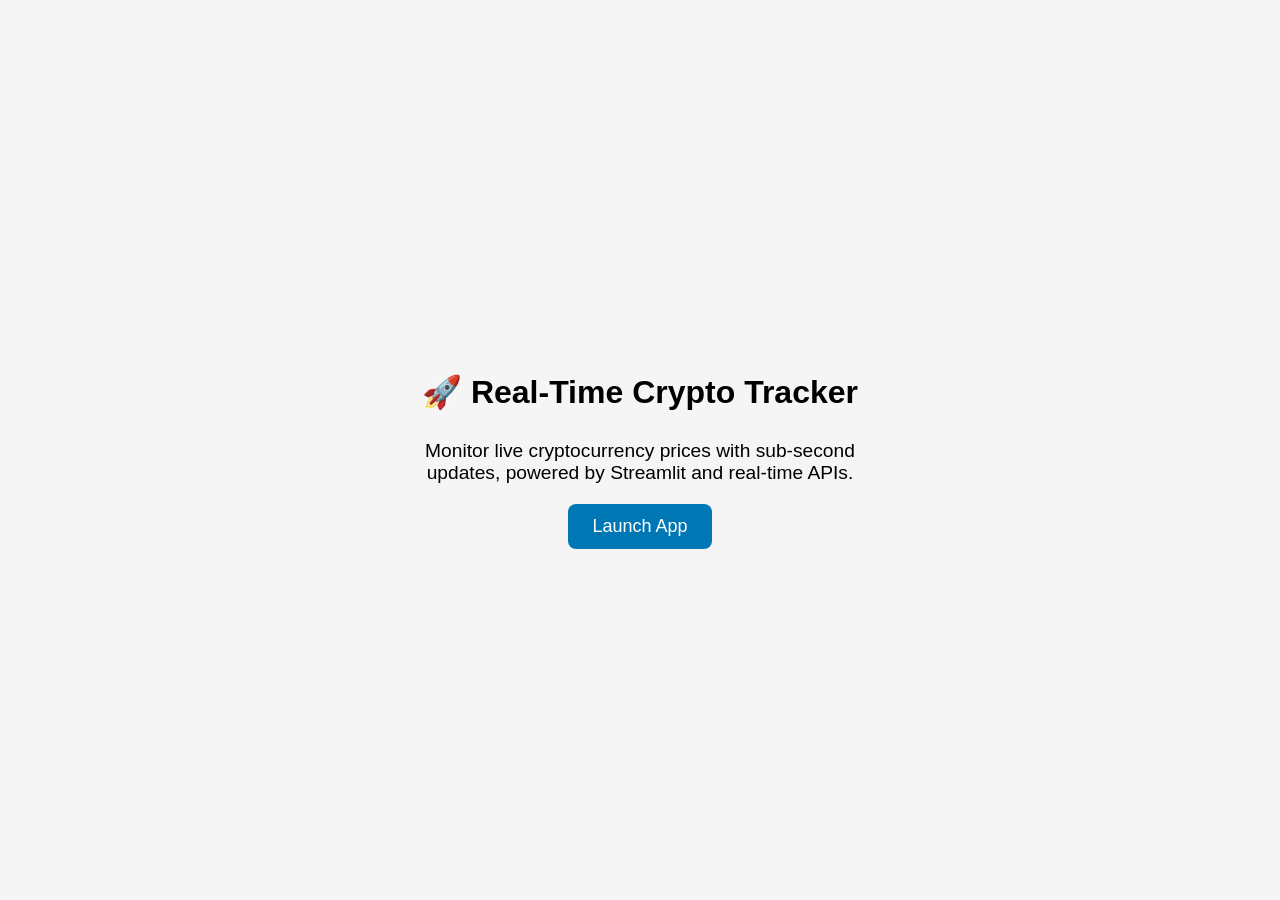
<file: Index.html>
<!DOCTYPE html>
<html lang="en">
<head>
  <meta charset="UTF-8">
  <meta name="viewport" content="width=device-width, initial-scale=1.0">
  <title>Real-Time Crypto Tracker</title>
  <style>
    body {
      font-family: Arial, sans-serif;
      display: flex;
      flex-direction: column;
      align-items: center;
      justify-content: center;
      height: 100vh;
      background-color: #f5f5f5;
      text-align: center;
      margin: 0;
    }
    h1 {
      font-size: 2rem;
      margin-bottom: 10px;
    }
    p {
      font-size: 1.2rem;
      margin-bottom: 20px;
      max-width: 500px;
    }
    .button {
      padding: 12px 24px;
      font-size: 18px;
      background-color: #0077b5;
      color: white;
      border: none;
      border-radius: 8px;
      cursor: pointer;
      text-decoration: none;
      transition: 0.3s;
    }
    .button:hover {
      background-color: #005983;
    }
  </style>
</head>
<body>
  <h1>🚀 Real-Time Crypto Tracker</h1>
  <p>Monitor live cryptocurrency prices with sub-second updates, powered by Streamlit and real-time APIs.</p>
  <a href="https://k6kti9bsjwd6h6xxwu3ucg.streamlit.app/" class="button" target="_blank">Launch App</a>
</body>
</html>
</file>
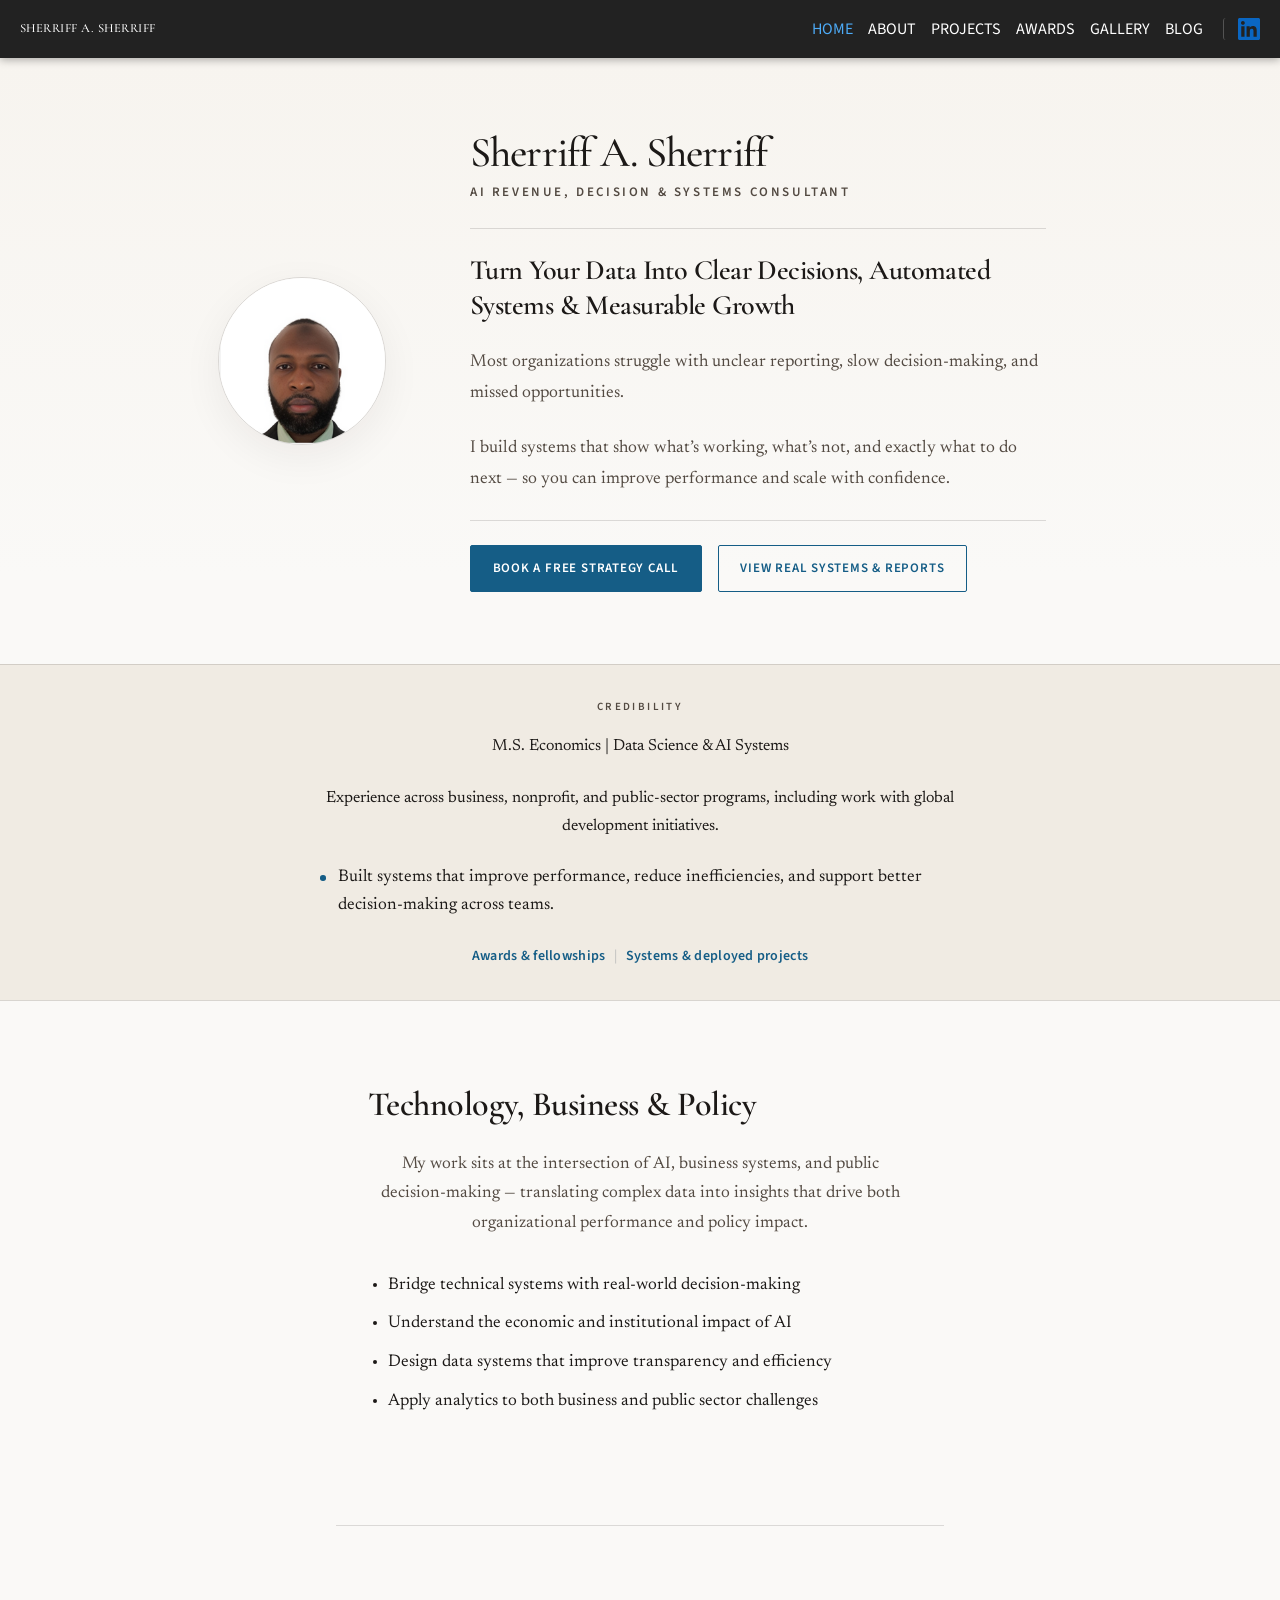
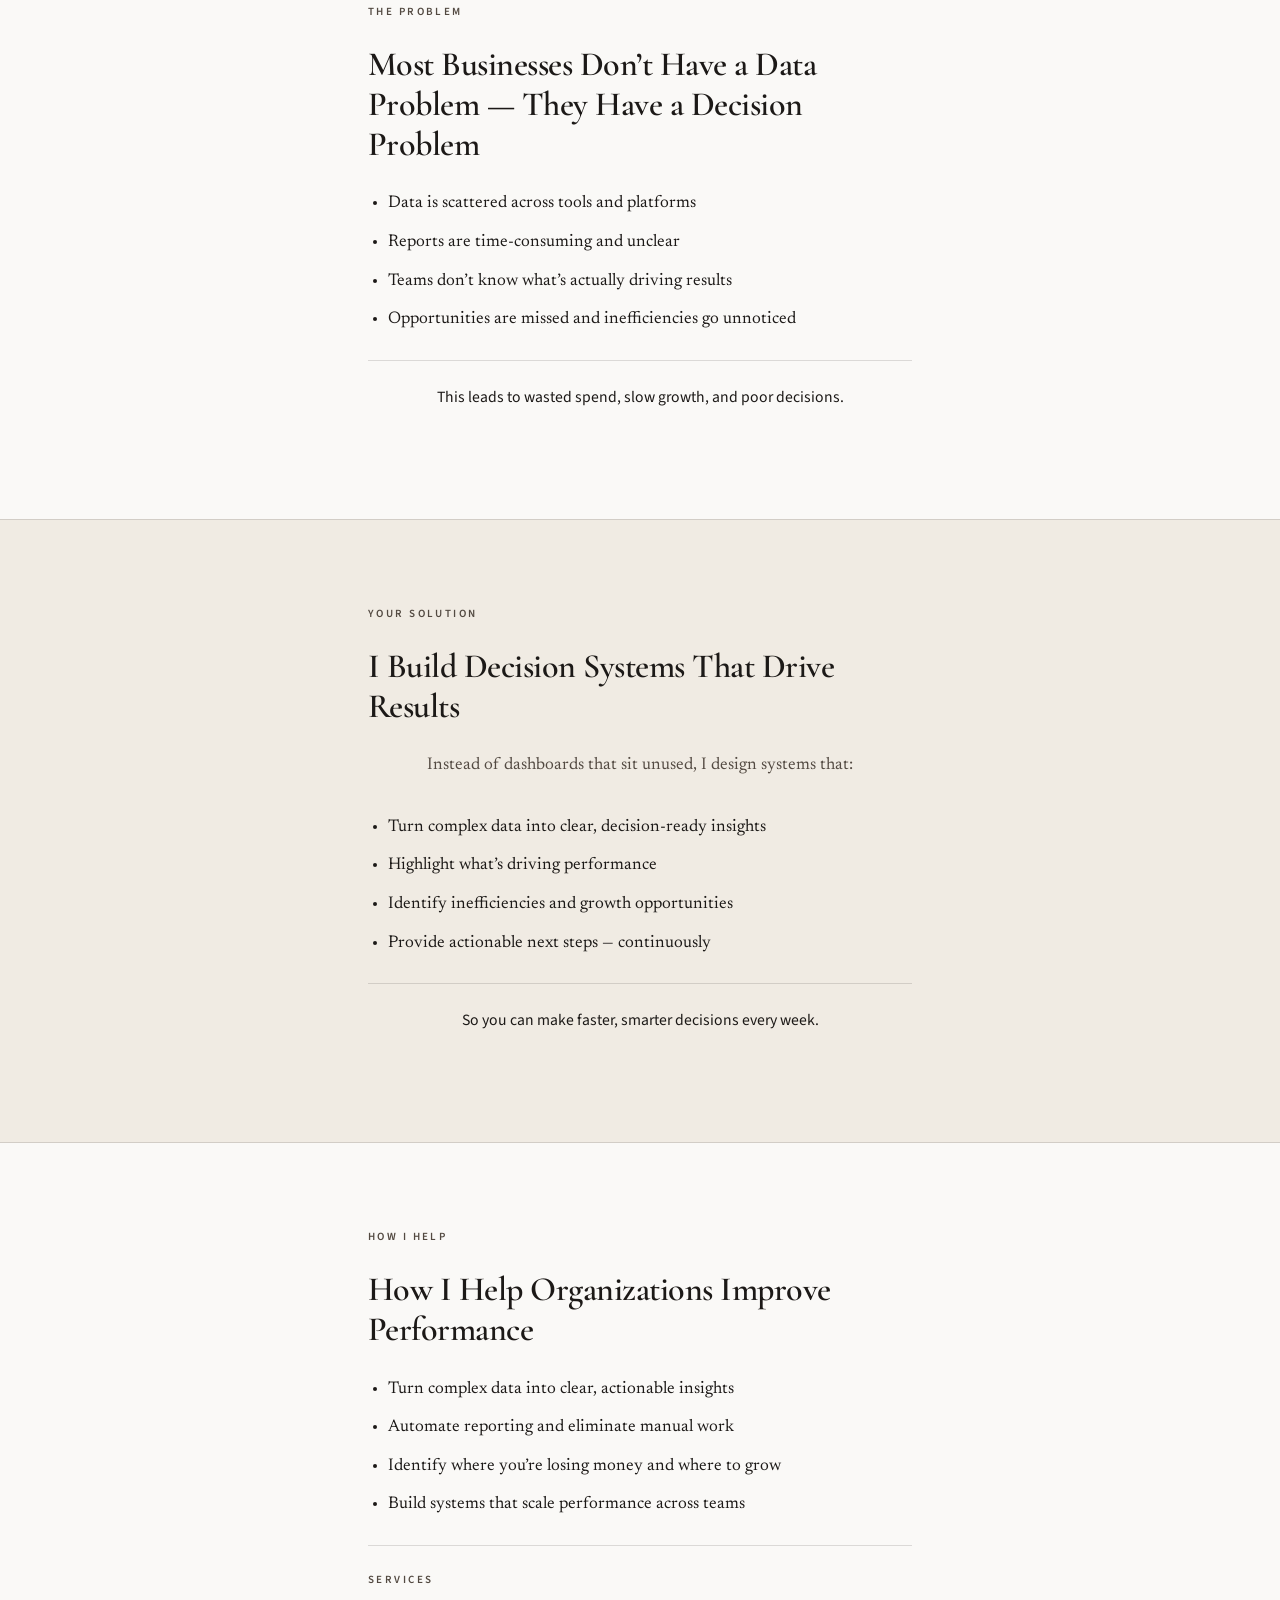
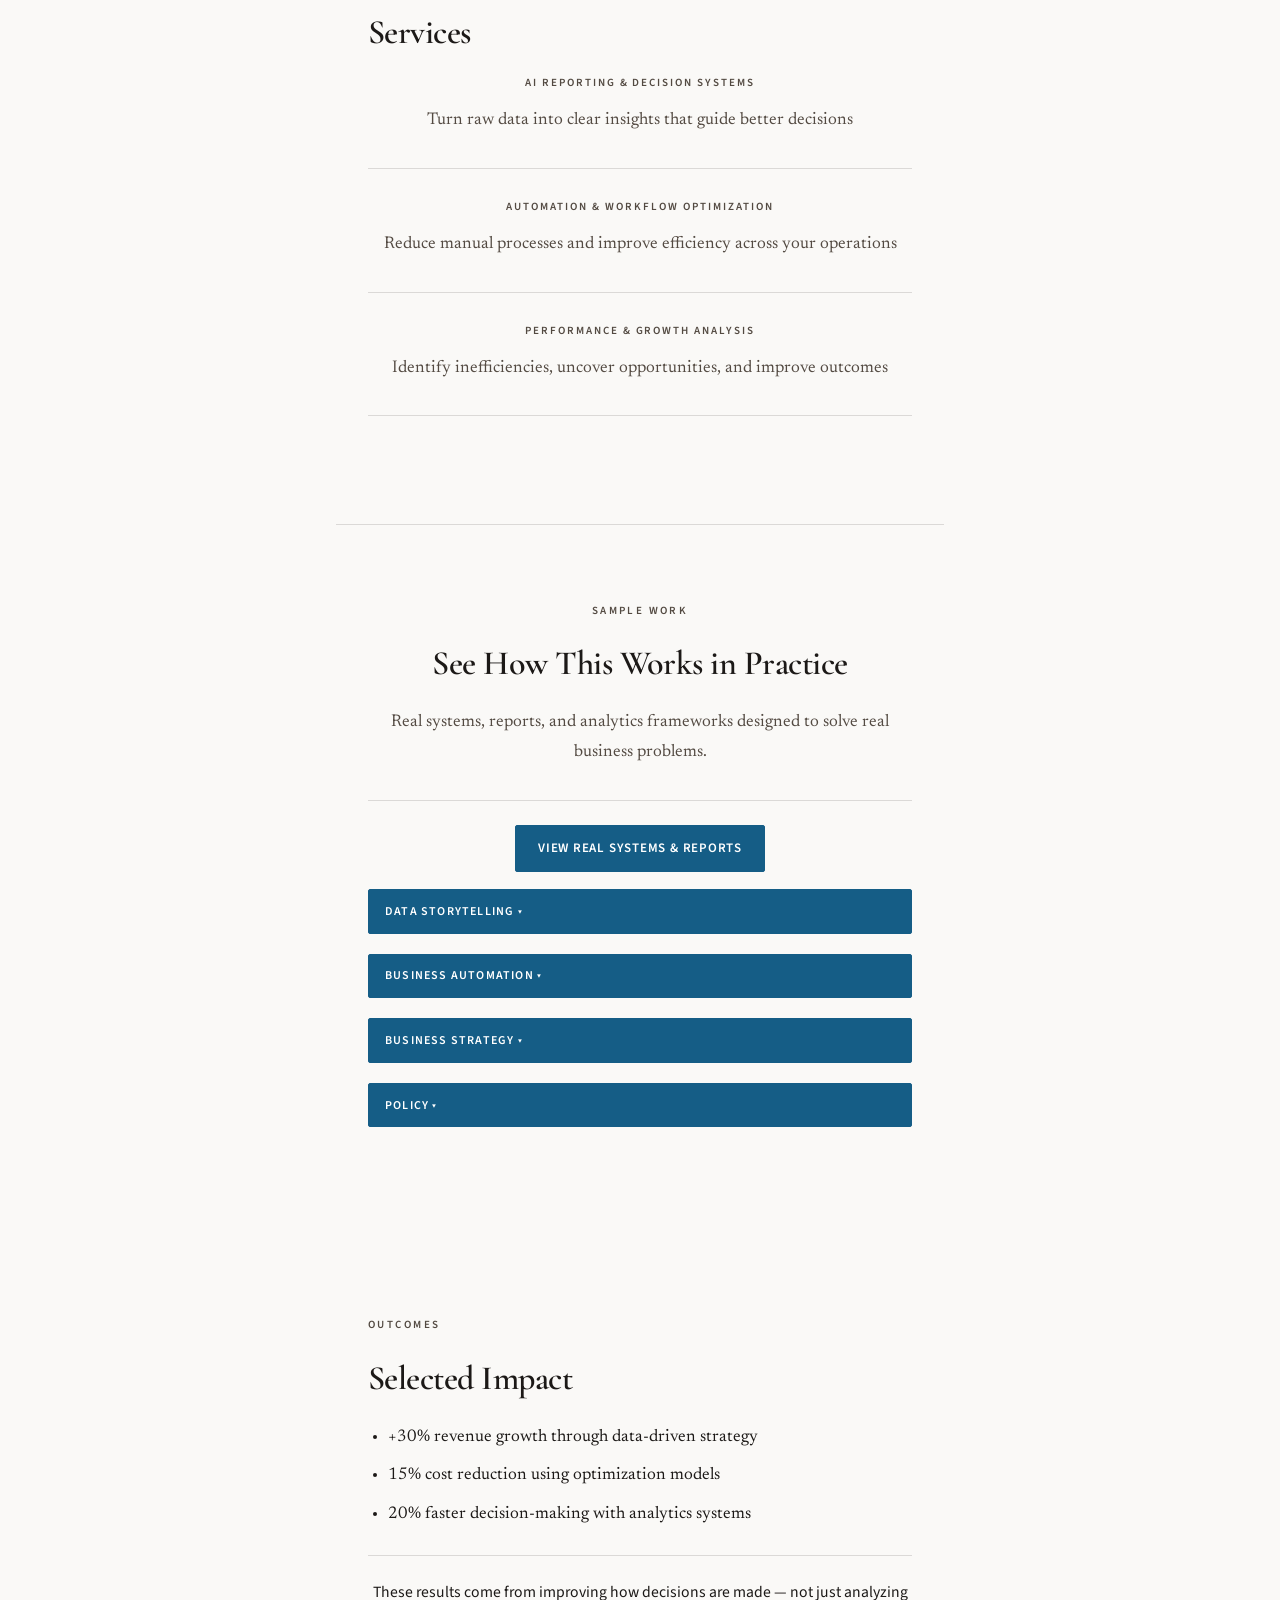
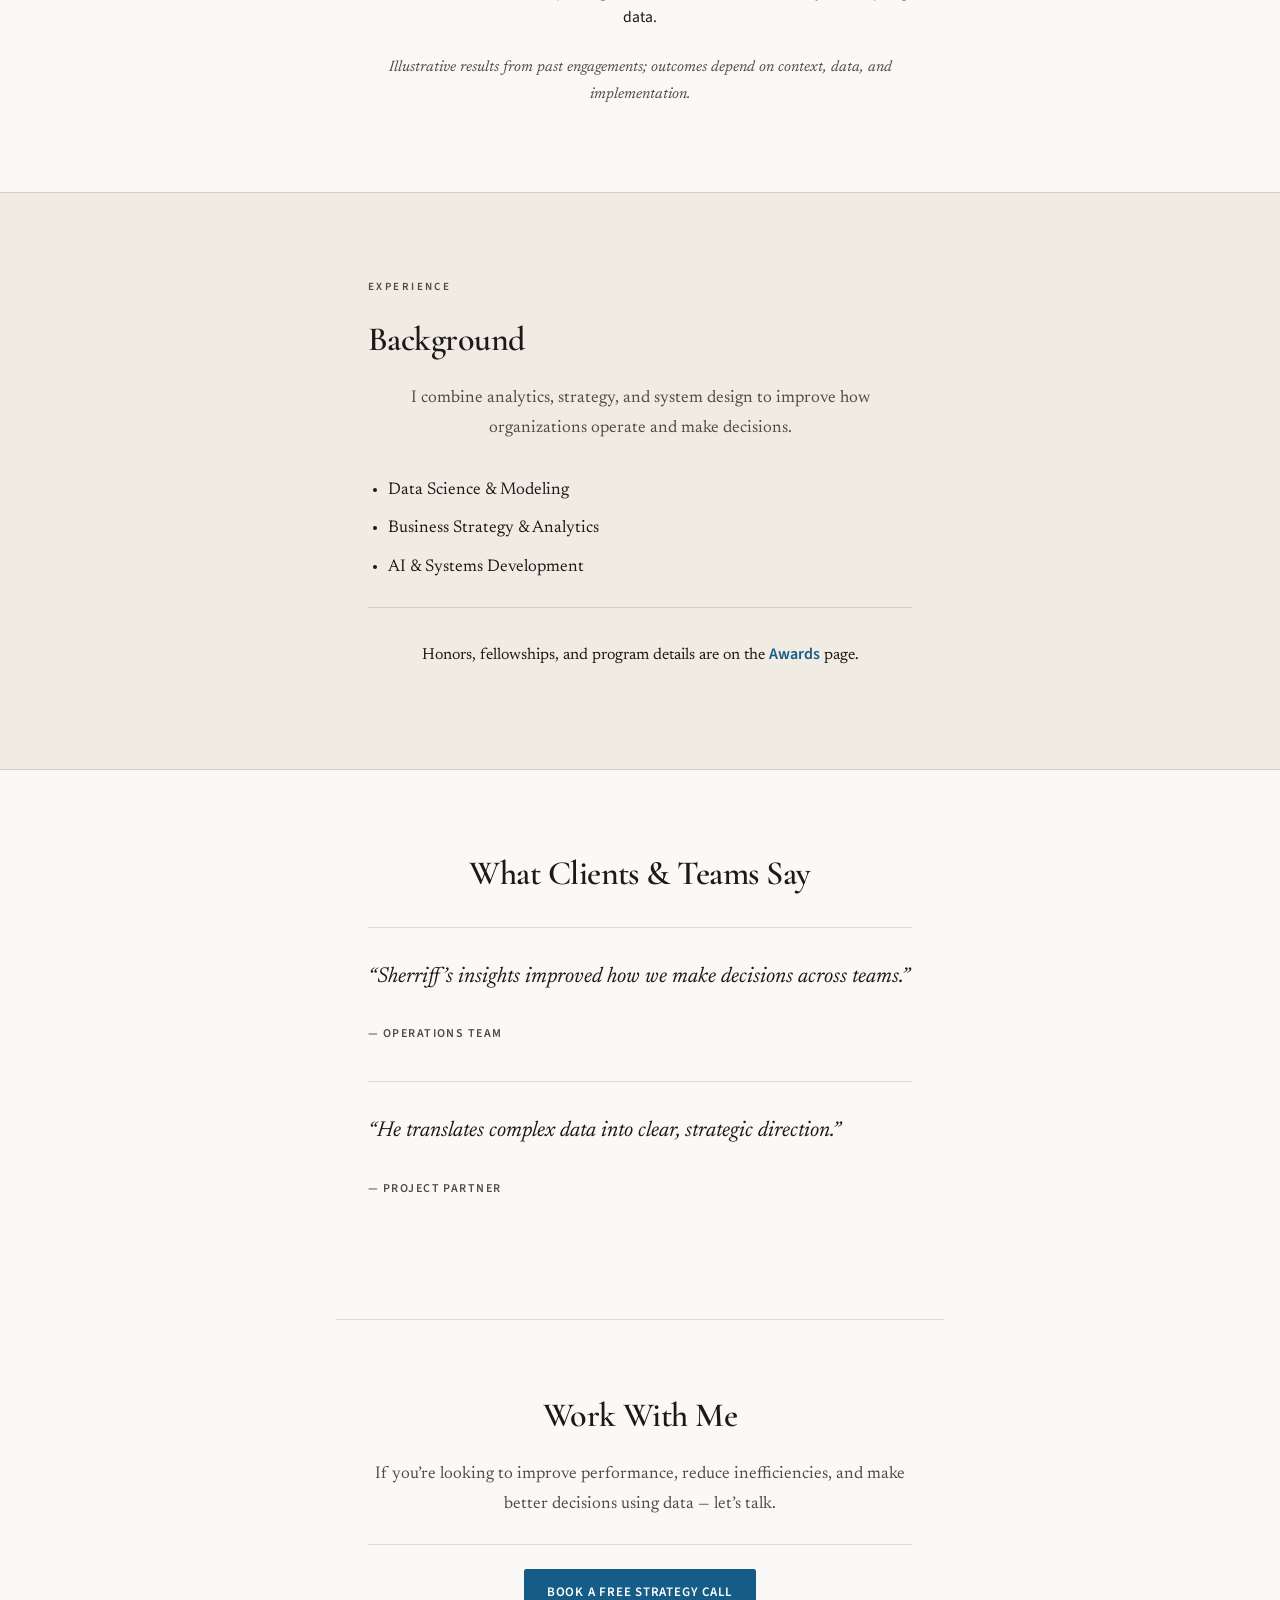
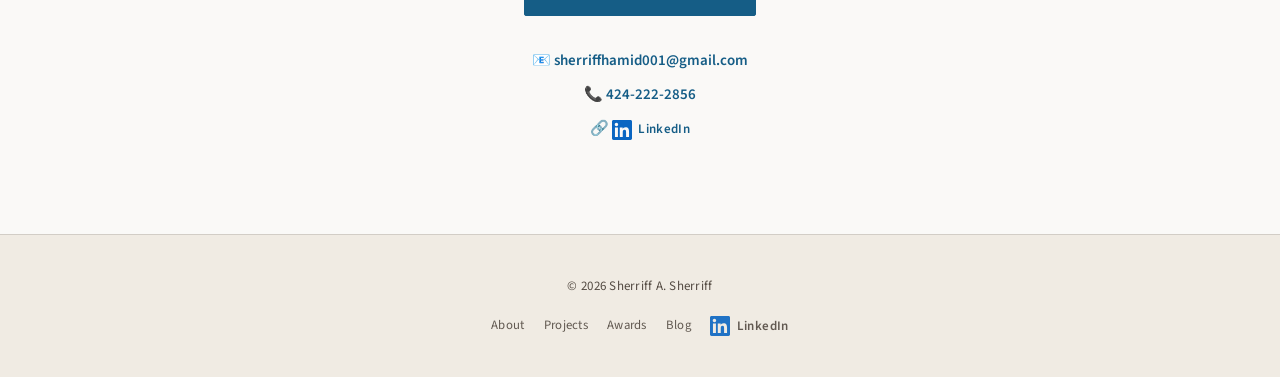
<file: index.html>
<!DOCTYPE html>
<html lang="en">
<head>
<meta charset="UTF-8">
<meta name="viewport" content="width=device-width, initial-scale=1.0">
<meta name="description" content="Sherriff A. Sherriff — AI, revenue, decision and policy systems consultant. Consulting services and credentials.">
<title>Sherriff A. Sherriff</title>
<link rel="icon" href="data:image/svg+xml,%3Csvg xmlns='http://www.w3.org/2000/svg' viewBox='0 0 32 32'%3E%3Crect width='32' height='32' rx='8' fill='%23155d86'/%3E%3Ctext x='16' y='22' font-family='Georgia,serif' font-size='17' font-weight='700' fill='%23fff' text-anchor='middle'%3ES%3C/text%3E%3C/svg%3E" type="image/svg+xml">

<link href="https://fonts.googleapis.com/css2?family=Cormorant+Garamond:wght@500;600;700&family=Newsreader:ital,wght@0,400;0,500;0,600;1,400&family=Source+Sans+3:ital,wght@0,400;0,500;0,600;0,700&display=swap" rel="stylesheet">
<link rel="stylesheet" href="style.css">
<link rel="stylesheet" href="magazine-pages.css">

<style>
/* Editorial / premium magazine feel: display serif + reading serif + clean UI sans */
:root {
  --color-bg: #faf9f7;
  --color-bg-subtle: #f0ebe3;
  --color-text: #1c1917;
  --color-text-muted: #534a42;
  --color-border: rgba(28, 25, 23, 0.14);
  --color-accent: #155d86;
  --color-accent-hover: #0d4a66;
  --font-serif: "Newsreader", Georgia, "Times New Roman", serif;
  --font-display: "Cormorant Garamond", Georgia, "Times New Roman", serif;
  --font-ui: "Source Sans 3", system-ui, sans-serif;
  --radius: 2px;
  --section-y: clamp(3.5rem, 8vw, 5.25rem);
  --space-xs: 0.5rem;
  --space-sm: 1rem;
  --space-md: 1.5rem;
  --space-lg: 2rem;
  --space-xl: 2.5rem;
}

*,
*::before,
*::after {
  box-sizing: border-box;
}

body {
  margin: 0;
  font-family: var(--font-serif);
  font-size: 1.0625rem;
  line-height: 1.75;
  background: var(--color-bg);
  color: var(--color-text);
  -webkit-font-smoothing: antialiased;
  font-optical-sizing: auto;
}

section[id] {
  scroll-margin-top: 88px;
}

/* —— Hero —— */
.hero-wrap {
  background: linear-gradient(180deg, #f7f4ef 0%, #faf9f7 55%);
  border-bottom: 1px solid var(--color-border);
}

.hero-grid {
  max-width: 980px;
  margin: 0 auto;
  padding: clamp(2.75rem, 7vw, 4.5rem) clamp(1.35rem, 5vw, 2rem);
  display: grid;
  gap: clamp(1.75rem, 4vw, 2.5rem);
  align-items: center;
  justify-items: center;
  text-align: center;
}

@media (min-width: 768px) {
  .hero-grid {
    grid-template-columns: minmax(200px, 240px) 1fr;
    justify-items: start;
    text-align: left;
    gap: 2.5rem 3rem;
  }

  .hero-media {
    justify-self: center;
  }

  .hero-copy {
    max-width: 36rem;
  }
}

.profile-img {
  width: 168px;
  height: 168px;
  border-radius: 50%;
  display: block;
  object-fit: cover;
  border: 1px solid var(--color-border);
  box-shadow: 0 12px 40px rgba(28, 25, 23, 0.06);
}

.hero-copy h1 {
  font-family: "Cormorant Garamond", Georgia, "Times New Roman", serif;
  font-weight: 500;
  color: var(--color-text);
  font-size: clamp(1.9rem, 4.2vw, 2.65rem);
  margin: 0 0 0.35rem;
  letter-spacing: -0.02em;
  line-height: 1.08;
  font-variant-ligatures: common-ligatures;
}

.hero-legal-name {
  font-family: var(--font-serif);
  font-size: 1.0625rem;
  font-weight: 500;
  color: var(--color-text-muted);
  margin: 0 0 var(--space-md);
  letter-spacing: 0.02em;
}

.tagline {
  font-family: var(--font-ui);
  font-size: 0.8125rem;
  font-weight: 600;
  letter-spacing: 0.2em;
  text-transform: uppercase;
  margin: 0 0 var(--space-md);
  color: var(--color-text-muted);
}

.hero-lead {
  margin: 0 0 var(--space-md);
  color: var(--color-text-muted);
  font-size: 1.08rem;
  line-height: 1.8;
  max-width: 36rem;
  font-weight: 400;
}

.hero-headline {
  font-family: "Cormorant Garamond", Georgia, "Times New Roman", serif;
  font-weight: 600;
  font-size: clamp(1.35rem, 3vw, 1.75rem);
  line-height: 1.25;
  color: var(--color-text);
  margin: 0 0 var(--space-md);
  letter-spacing: -0.02em;
}

.content-rule {
  border: 0;
  border-top: 1px solid var(--color-border);
  margin: var(--space-md) 0;
  width: 100%;
  max-width: 36rem;
}

.callout-p {
  margin: var(--space-md) 0;
  font-family: var(--font-ui);
  font-size: 0.98rem;
  color: var(--color-text);
  line-height: 1.65;
}

.cred-bullets {
  list-style: none;
  padding: 0;
  margin: 0 0 var(--space-md);
  text-align: left;
}

.cred-bullets li {
  position: relative;
  padding-left: 1.15rem;
  margin: 0.35rem 0;
  color: var(--color-text);
  line-height: 1.65;
}

.cred-bullets li::before {
  content: "";
  position: absolute;
  left: 0;
  top: 0.65em;
  width: 0.35rem;
  height: 0.35rem;
  border-radius: 50%;
  background: var(--color-accent);
}

.hero-cta {
  display: flex;
  flex-wrap: wrap;
  gap: var(--space-sm);
  align-items: center;
  justify-content: center;
}

@media (min-width: 768px) {
  .hero-cta {
    justify-content: flex-start;
  }

  /* Easier reading for long lists: left-align on large screens */
  .prose-flow {
    text-align: left;
  }

  .prose-flow > .section-kicker {
    text-align: left;
  }

  .prose-flow > h2 {
    text-align: left;
  }

  .prose-flow .subtext {
    margin-left: 0;
    margin-right: auto;
  }

  .prose-flow ul:not(.plain) {
    margin-left: 0;
    margin-right: auto;
  }
}

/* —— Credibility strip —— */
.cred-strip {
  background: var(--color-bg-subtle);
  border-top: 1px solid var(--color-border);
  padding: var(--space-lg) clamp(1.25rem, 5vw, 1.75rem);
}

.cred-strip-inner {
  max-width: 40rem;
  margin: 0 auto;
  text-align: center;
}

.cred-strip .cred-title {
  font-family: var(--font-ui);
  margin: 0 0 var(--space-sm);
  font-size: 0.6875rem;
  font-weight: 600;
  letter-spacing: 0.22em;
  text-transform: uppercase;
  color: var(--color-text-muted);
}

.cred-strip .cred-summary {
  margin: 0 0 var(--space-md);
  font-size: 1rem;
  color: var(--color-text);
  line-height: 1.75;
  max-width: 40rem;
  margin-left: auto;
  margin-right: auto;
}

.cred-links {
  margin: 0;
  font-family: var(--font-ui);
  font-size: 0.875rem;
}

.cred-links a {
  color: var(--color-accent);
  font-weight: 600;
  text-decoration: none;
  letter-spacing: 0.02em;
}

.cred-links a:hover {
  text-decoration: underline;
  text-underline-offset: 3px;
}

.cred-links .sep {
  color: #bbb;
  margin: 0 0.35rem;
}

/* —— Sections —— */
.section-kicker {
  font-family: var(--font-ui);
  font-size: 0.6875rem;
  font-weight: 600;
  letter-spacing: 0.22em;
  text-transform: uppercase;
  color: var(--color-text-muted);
  margin: 0 0 var(--space-md);
}

.container {
  max-width: 38rem;
  margin: 0 auto;
  padding: var(--section-y) clamp(1.35rem, 5vw, 2rem);
  text-align: center;
}

.container > h2:first-child,
.container > .section-kicker:first-child + h2 {
  margin-top: 0;
}

section.container + section.container {
  padding-top: calc(var(--section-y) * 0.9);
  border-top: 1px solid var(--color-border);
}

.band-muted {
  background: var(--color-bg-subtle);
  border-top: 1px solid var(--color-border);
  border-bottom: 1px solid var(--color-border);
}

.band-muted .container {
  border-top: none;
}

section.band-muted + section.container {
  border-top: none;
}

h2, h3 {
  font-family: var(--font-display);
  font-weight: 600;
  line-height: 1.18;
}

h2 {
  color: var(--color-text);
  font-size: clamp(1.65rem, 3.2vw, 2.125rem);
  margin: 0 0 var(--space-md);
  letter-spacing: -0.015em;
}

h3 {
  font-size: 1.35rem;
  margin: 0 0 var(--space-xs);
  color: var(--color-text);
  font-weight: 600;
}

.subtext {
  max-width: 36rem;
  margin: 0 auto var(--space-lg);
  color: var(--color-text-muted);
}

.impact-note {
  max-width: 34rem;
  margin: var(--space-md) auto 0;
  font-size: 0.9375rem;
  color: var(--color-text-muted);
  font-style: italic;
}

.btn {
  display: inline-block;
  font-family: var(--font-ui);
  padding: 0.7rem 1.35rem;
  background: var(--color-accent);
  color: #fff;
  text-decoration: none;
  border-radius: var(--radius);
  font-weight: 600;
  font-size: 0.8125rem;
  letter-spacing: 0.06em;
  text-transform: uppercase;
  transition: background 0.2s ease, transform 0.15s ease;
  border: 1px solid var(--color-accent);
}

.btn:hover {
  background: var(--color-accent-hover);
  border-color: var(--color-accent-hover);
}

.btn:focus-visible {
  outline: 2px solid var(--color-accent);
  outline-offset: 3px;
}

.btn:active {
  transform: translateY(1px);
}

.btn-secondary {
  background: transparent;
  color: var(--color-accent);
  border-color: var(--color-accent);
}

.btn-secondary:hover {
  background: rgba(21, 93, 134, 0.07);
}

.btn-secondary:focus-visible {
  outline: 2px solid var(--color-accent);
  outline-offset: 3px;
}

ul:not(.plain) {
  text-align: left;
  max-width: 100%;
  margin: 0 auto var(--space-md);
  padding-left: 1.25rem;
  line-height: 1.8;
}

ul:not(.plain) li {
  margin-bottom: var(--space-xs);
}

ul:not(.plain) li:last-child {
  margin-bottom: 0;
}

.container h2 + ul,
.container .section-kicker + h2 + ul {
  margin-top: var(--space-sm);
}

.services-split h3 {
  font-family: var(--font-ui);
  font-size: 0.6875rem;
  font-weight: 600;
  letter-spacing: 0.18em;
  text-transform: uppercase;
  color: var(--color-text-muted);
  margin: var(--space-lg) 0 var(--space-sm);
}

.services-split h3:first-of-type {
  margin-top: var(--space-md);
}

.experience {
  text-align: left;
  max-width: 100%;
  margin: var(--space-md) auto 0;
}

.job {
  padding-bottom: var(--space-lg);
  margin-bottom: var(--space-lg);
  border-bottom: 1px solid var(--color-border);
}

.job:last-child {
  padding-bottom: 0;
  margin-bottom: 0;
  border-bottom: none;
}

.job p {
  margin: 0;
  color: var(--color-text-muted);
}

.cred-footer-link {
  margin-top: var(--space-lg);
  font-size: 1rem;
  font-family: var(--font-serif);
}

.cred-footer-link a {
  color: var(--color-accent);
  font-weight: 600;
  font-family: var(--font-ui);
  text-decoration: none;
}

.cred-footer-link a:hover {
  text-decoration: underline;
  text-underline-offset: 3px;
}

.testimonials-wrap {
  max-width: 100%;
  margin: var(--space-lg) auto 0;
  border-top: 1px solid var(--color-border);
}

.testimonial-block {
  margin: 0;
  padding: var(--space-lg) 0;
  text-align: left;
  border-bottom: 1px solid var(--color-border);
  background: transparent;
}

.testimonial-block:last-child {
  border-bottom: none;
}

.testimonial-block blockquote {
  margin: 0 0 var(--space-md);
  font-size: clamp(1.125rem, 2.5vw, 1.35rem);
  font-style: italic;
  color: var(--color-text);
  line-height: 1.65;
}

.testimonial-block blockquote p {
  margin: 0;
}

.testimonial-block cite {
  font-family: var(--font-ui);
  font-style: normal;
  font-size: 0.75rem;
  font-weight: 600;
  letter-spacing: 0.12em;
  text-transform: uppercase;
  color: var(--color-text-muted);
}

.contact-lines {
  margin-top: var(--space-lg);
  font-family: var(--font-ui);
  font-size: 0.9375rem;
}

.contact-lines p {
  margin: var(--space-xs) 0;
}

.contact-lines a {
  color: var(--color-accent);
  text-decoration: none;
  font-weight: 600;
}

.contact-lines a:hover {
  text-decoration: underline;
  text-underline-offset: 3px;
}

#contact .subtext {
  margin-bottom: var(--space-md);
}

footer {
  font-family: var(--font-ui);
  text-align: center;
  padding: var(--space-xl) var(--space-sm);
  background: var(--color-bg-subtle);
  color: var(--color-text-muted);
  border-top: 1px solid var(--color-border);
  font-size: 0.8125rem;
  letter-spacing: 0.02em;
}

footer p {
  margin: 0;
}

footer .footer-meta {
  margin-top: var(--space-sm);
  font-size: 0.8rem;
  opacity: 0.9;
}

footer .footer-meta a {
  color: var(--color-text-muted);
  text-decoration: none;
  margin: 0 0.5rem;
}

footer .footer-meta a:hover {
  color: var(--color-accent);
  text-decoration: underline;
  text-underline-offset: 2px;
}

footer .footer-legal {
  margin-top: 0.4rem;
  font-size: 0.78rem;
  color: var(--color-text-muted);
  opacity: 0.95;
}
</style>
</head>

<body>

<header class="navbar">
  <a href="index.html" class="logo">Sherriff A. Sherriff</a>
  <nav aria-label="Primary navigation">
    <a href="index.html" class="active">HOME</a>
    <a href="index.html#about">ABOUT</a>
    <a href="projects.html">PROJECTS</a>
    <a href="awards.html">AWARDS</a>
    <a href="gallery.html">GALLERY</a>
    <a href="blog.html">BLOG</a>
    <a class="nav-linkedin" href="https://www.linkedin.com/in/abdul-hamid-sherriff-08583354/" target="_blank" rel="noopener noreferrer" aria-label="Sherriff A. Sherriff on LinkedIn"><svg class="linkedin-icon" xmlns="http://www.w3.org/2000/svg" viewBox="0 0 24 24" width="22" height="22" aria-hidden="true"><path d="M20.447 20.452h-3.554v-5.569c0-1.328-.027-3.037-1.852-3.037-1.853 0-2.136 1.445-2.136 2.939v5.667H9.351V9h3.414v1.561h.046c.477-.9 1.637-1.85 3.37-1.85 3.601 0 4.267 2.37 4.267 5.455v6.286zM5.337 7.433c-1.144 0-2.063-.926-2.063-2.065 0-1.138.92-2.063 2.063-2.063 1.14 0 2.064.925 2.064 2.063 0 1.139-.925 2.065-2.064 2.065zm1.782 13.019H3.555V9h3.564v11.452zM22.225 0H1.771C.792 0 0 .774 0 1.729v20.542C0 23.227.792 24 1.771 24h20.451C23.2 24 24 23.227 24 22.271V1.729C24 .774 23.2 0 22.222 0h.003z"/></svg></a>
  </nav>
</header>

<main>
  <!-- HERO + CREDIBILITY -->
  <section class="hero-wrap" aria-labelledby="hero-heading">
    <div class="hero-grid">
      <div class="hero-media">
        <img
          src="profile_image/sherriff_profile_pic.jpg"
          alt="Sherriff A. Sherriff"
          class="profile-img"
          width="168"
          height="168"
          loading="eager"
          decoding="async"
          onerror="this.onerror=null;this.src='profile_image/placeholder.svg';">
      </div>
      <div class="hero-copy">
        <h1 id="hero-heading">Sherriff A. Sherriff</h1>
        <p class="tagline">AI Revenue, Decision &amp; Systems Consultant</p>
        <hr class="content-rule" aria-hidden="true">
        <p class="hero-headline">Turn Your Data Into Clear Decisions, Automated Systems &amp; Measurable Growth</p>
        <p class="hero-lead">Most organizations struggle with unclear reporting, slow decision-making, and missed opportunities.</p>
        <p class="hero-lead">I build systems that show what&rsquo;s working, what&rsquo;s not, and exactly what to do next &mdash; so you can improve performance and scale with confidence.</p>
        <hr class="content-rule" aria-hidden="true">
        <div class="hero-cta">
          <a href="#contact" class="btn">Book a Free Strategy Call</a>
          <a href="projects.html" class="btn btn-secondary">View Real Systems &amp; Reports</a>
        </div>
      </div>
    </div>

    <div class="cred-strip">
      <div class="cred-strip-inner">
        <p class="cred-title">Credibility</p>
        <p class="cred-summary">M.S. Economics | Data Science &amp; AI Systems</p>
        <p class="cred-summary">Experience across business, nonprofit, and public-sector programs, including work with global development initiatives.</p>
        <ul class="cred-bullets plain">
          <li>Built systems that improve performance, reduce inefficiencies, and support better decision-making across teams.</li>
        </ul>
        <p class="cred-links">
          <a href="awards.html">Awards &amp; fellowships</a>
          <span class="sep" aria-hidden="true">|</span>
          <a href="projects.html">Systems &amp; deployed projects</a>
        </p>
      </div>
    </div>
  </section>

  <!-- ABOUT -->
  <section class="container prose-flow" id="about" aria-labelledby="about-heading">
    <h2 id="about-heading">Technology, Business &amp; Policy</h2>
    <p class="subtext">
      My work sits at the intersection of AI, business systems, and public decision-making &mdash; translating complex data into insights that drive both organizational performance and policy impact.
    </p>
    <ul>
      <li>Bridge technical systems with real-world decision-making</li>
      <li>Understand the economic and institutional impact of AI</li>
      <li>Design data systems that improve transparency and efficiency</li>
      <li>Apply analytics to both business and public sector challenges</li>
    </ul>
  </section>

  <!-- THE PROBLEM -->
  <section class="container prose-flow" id="the-problem" aria-labelledby="problem-heading">
    <p class="section-kicker">The problem</p>
    <h2 id="problem-heading">Most Businesses Don&rsquo;t Have a Data Problem &mdash; They Have a Decision Problem</h2>
    <ul>
      <li>Data is scattered across tools and platforms</li>
      <li>Reports are time-consuming and unclear</li>
      <li>Teams don&rsquo;t know what&rsquo;s actually driving results</li>
      <li>Opportunities are missed and inefficiencies go unnoticed</li>
    </ul>
    <hr class="content-rule" aria-hidden="true">
    <p class="callout-p">This leads to wasted spend, slow growth, and poor decisions.</p>
  </section>

  <!-- YOUR SOLUTION -->
  <section class="band-muted" aria-labelledby="solution-heading">
    <div class="container prose-flow">
      <p class="section-kicker">Your solution</p>
      <h2 id="solution-heading">I Build Decision Systems That Drive Results</h2>
      <p class="subtext">Instead of dashboards that sit unused, I design systems that:</p>
      <ul>
        <li>Turn complex data into clear, decision-ready insights</li>
        <li>Highlight what&rsquo;s driving performance</li>
        <li>Identify inefficiencies and growth opportunities</li>
        <li>Provide actionable next steps &mdash; continuously</li>
      </ul>
      <hr class="content-rule" aria-hidden="true">
      <p class="callout-p">So you can make faster, smarter decisions every week.</p>
    </div>
  </section>

  <!-- HOW I HELP + SERVICES -->
  <section class="container services-split prose-flow" aria-labelledby="how-help-heading">
    <p class="section-kicker">How I help</p>
    <h2 id="how-help-heading">How I Help Organizations Improve Performance</h2>
    <ul>
      <li>Turn complex data into clear, actionable insights</li>
      <li>Automate reporting and eliminate manual work</li>
      <li>Identify where you&rsquo;re losing money and where to grow</li>
      <li>Build systems that scale performance across teams</li>
    </ul>
    <hr class="content-rule" aria-hidden="true">
    <p class="section-kicker">Services</p>
    <h2 id="services-heading">Services</h2>
    <h3>AI Reporting &amp; Decision Systems</h3>
    <p class="subtext">Turn raw data into clear insights that guide better decisions</p>
    <hr class="content-rule" aria-hidden="true">
    <h3>Automation &amp; Workflow Optimization</h3>
    <p class="subtext">Reduce manual processes and improve efficiency across your operations</p>
    <hr class="content-rule" aria-hidden="true">
    <h3>Performance &amp; Growth Analysis</h3>
    <p class="subtext">Identify inefficiencies, uncover opportunities, and improve outcomes</p>
    <hr class="content-rule" aria-hidden="true">
  </section>

  <!-- SAMPLE WORK -->
  <section class="container" id="sample-work" aria-labelledby="sample-work-heading">
    <p class="section-kicker">Sample work</p>
    <h2 id="sample-work-heading">See How This Works in Practice</h2>
    <p class="subtext">Real systems, reports, and analytics frameworks designed to solve real business problems.</p>
    <hr class="content-rule" aria-hidden="true">
    <p class="cta-row">
      <a href="projects.html" class="btn">View Real Systems &amp; Reports</a>
    </p>
    <div class="sample-category-grid prose-flow" style="margin-top: 1rem; display:none; grid-template-columns: repeat(4, minmax(0, 1fr)); gap: 1.1rem;">
      <div class="sample-category sample-category--data-storytelling" style="grid-area: data-storytelling; min-width: 0;">
        <h3>Data Storytelling</h3>
        <p class="subtext">A narrative-first view of insights so stakeholders instantly understand the “so what”.</p>
        <p class="cta-row">
          <a href="https://drive.google.com/file/d/1vATfNU0TUw4YGH2IaPoyBc5cxW7QI_kV/view?usp=drive_link" class="btn" target="_blank" rel="noopener noreferrer">View sample report 1</a>
        </p>
        <div class="prose-flow" style="margin-top: 0.75rem;">
          <h4>Story flow for dashboards</h4>
          <ol>
            <li><strong>What happened:</strong> track overall sales trend and seasonality across periods.</li>
            <li><strong>Where it happened:</strong> identify top and bottom performing stores or regions.</li>
            <li><strong>Why it happened:</strong> relate performance changes to category mix, promotions, and timing effects.</li>
            <li><strong>What to do next:</strong> scale winning tactics, fix underperforming locations, and prioritize next-cycle tests.</li>
          </ol>
        </div>

        <div class="prose-flow" style="margin-top: 1rem;">
          <h4>Storytelling visualization (OWID: mcv1, campaign year 2017)</h4>
          <p class="subtext">Four-step view: overall shift, biggest movers, baseline vs change pattern, and an action-ready shortlist.</p>

          <div style="display:grid; grid-template-columns: 1fr; gap: 1.1rem;">
            <div id="story-chart-happened" style="min-height: 320px;"></div>
            <div id="story-chart-where" style="min-height: 320px;"></div>
            <div id="story-chart-why" style="min-height: 320px;"></div>
            <div id="story-chart-next" style="min-height: 320px;"></div>
          </div>

          <noscript>
            <p class="subtext">Enable JavaScript to view the interactive storytelling charts.</p>
          </noscript>
        </div>

        <script type="text/plain" src="https://cdn.plot.ly/plotly-2.32.0.min.js"></script>
        <script type="text/plain">
          (function () {
            function fmt1(x) { return (Math.round(x * 10) / 10).toFixed(1); }

            function safeText(v) { return (v === null || v === undefined) ? "" : String(v); }

            function renderCharts(story) {
              var meta = story.meta || {};

              // ---------------------------
              // 1) What happened? Trend
              // ---------------------------
              var trend = story.trend_series || [];
              var x1 = trend.map(function (d) { return d.year; });
              var y1 = trend.map(function (d) { return d.avg_coverage; });

              var campaignYear = meta.campaign_year || 2017;

              var trace1 = {
                x: x1,
                y: y1,
                mode: "lines+markers",
                type: "scatter",
                marker: { size: 6 },
                line: { width: 2, color: "#2563eb" },
                name: "Global avg coverage (%)"
              };

              var layout1 = {
                title: "What happened? Global coverage shift around " + campaignYear,
                xaxis: { title: "Year" },
                yaxis: { title: "Coverage (%)", range: [0, 100] },
                template: "plotly_white",
                shapes: [
                  {
                    type: "line",
                    x0: campaignYear,
                    x1: campaignYear,
                    y0: 0,
                    y1: 1,
                    xref: "x",
                    yref: "paper",
                    line: { color: "#dc2626", width: 2, dash: "dash" }
                  }
                ]
              };

              Plotly.newPlot("story-chart-happened", [trace1], layout1, { responsive: true, displayModeBar: false });

              // ---------------------------
              // 2) Where? Biggest movers
              // ---------------------------
              var top = story.top_movers || [];
              var bottom = story.bottom_movers || [];
              var movers = top.concat(bottom);

              movers.sort(function (a, b) { return b.delta_pp - a.delta_pp; });

              var x2 = movers.map(function (d) { return d.country; });
              var y2 = movers.map(function (d) { return d.delta_pp; });
              var colors2 = movers.map(function (d) { return d.delta_pp >= 0 ? "#16a34a" : "#dc2626"; });

              var trace2 = {
                x: x2,
                y: y2,
                type: "bar",
                marker: { color: colors2 },
                name: "Delta (After - Before, pp)"
              };

              var layout2 = {
                title: "Where it happened? Biggest movers (delta in percentage points)",
                template: "plotly_white",
                xaxis: {
                  title: "Country",
                  tickangle: -35,
                  automargin: true
                },
                yaxis: { title: "Delta (pp)" },
                showlegend: false,
                margin: { b: 120 }
              };

              Plotly.newPlot("story-chart-where", [trace2], layout2, { responsive: true, displayModeBar: false });

              // ---------------------------
              // 3) Why? Baseline vs change
              // ---------------------------
              var scatter = story.scatter_points || [];
              var x3 = scatter.map(function (d) { return d.baseline_pp; });
              var y3 = scatter.map(function (d) { return d.delta_pp; });
              var texts3 = scatter.map(function (d) { return safeText(d.country) + "<br/>Baseline: " + fmt1(d.baseline_pp) + "%<br/>Delta: " + fmt1(d.delta_pp) + " pp"; });

              var trace3 = {
                x: x3,
                y: y3,
                mode: "markers",
                type: "scatter",
                marker: { size: 10, color: "#155d86" },
                text: texts3,
                hovertemplate: "%{text}<extra></extra>"
              };

              // Simple least-squares trend line for visual guidance
              var n = x3.length;
              var meanX = x3.reduce(function (a, b) { return a + b; }, 0) / (n || 1);
              var meanY = y3.reduce(function (a, b) { return a + b; }, 0) / (n || 1);
              var num = 0, den = 0;
              for (var i = 0; i < n; i++) {
                num += (x3[i] - meanX) * (y3[i] - meanY);
                den += (x3[i] - meanX) * (x3[i] - meanX);
              }
              var slope = den === 0 ? 0 : num / den;
              var intercept = meanY - slope * meanX;

              var xMin = Math.min.apply(null, x3);
              var xMax = Math.max.apply(null, x3);
              var xLine = [xMin, xMax];
              var yLine = [intercept + slope * xMin, intercept + slope * xMax];

              var trace3b = {
                x: xLine,
                y: yLine,
                mode: "lines",
                type: "scatter",
                line: { width: 2, color: "#f59e0b" },
                name: "Trend (visual)"
              };

              var layout3 = {
                title: "Why might it have happened? Baseline coverage vs change",
                template: "plotly_white",
                xaxis: { title: "Baseline coverage (%)" },
                yaxis: { title: "Delta (pp)" },
                showlegend: false
              };

              Plotly.newPlot("story-chart-why", [trace3, trace3b], layout3, { responsive: true, displayModeBar: false });

              // ---------------------------
              // 4) What next? Action table
              // ---------------------------
              var actions = story.action_shortlist || [];
              var cols = ["country", "baseline_pp", "before_mean", "after_mean", "delta_pp", "action"];

              var header = ["Country", "Baseline", "Before", "After", "Delta", "Recommendation"];
              var cell = [[], [], [], [], [], []];
              actions.forEach(function (r) {
                cell[0].push(r.country);
                cell[1].push(fmt1(r.baseline_pp) + "%");
                cell[2].push(fmt1(r.before_mean) + "%");
                cell[3].push(fmt1(r.after_mean) + "%");
                cell[4].push(fmt1(r.delta_pp) + " pp");
                cell[5].push(r.action);
              });

              var trace4 = {
                type: "table",
                header: {
                  values: header,
                  fill: { color: "#0f172a" },
                  font: { color: "white", size: 12 },
                  align: "left"
                },
                cells: {
                  values: cell,
                  fill: { color: ["#ffffff", "#ffffff", "#ffffff", "#ffffff", "#ffffff", "#f8fafc"] },
                  align: "left",
                  font: { size: 11 }
                }
              };

              var layout4 = {
                title: "What should we do next? Action-ready shortlist",
                template: "plotly_white",
                margin: { l: 10, r: 10, t: 60, b: 10 }
              };

              Plotly.newPlot("story-chart-next", [trace4], layout4, { responsive: true, displayModeBar: false });
            }

            // Load story data (use absolute fallback in case of relative-path quirks)
            var fetchUrl1 = new URL("data_story_mcv1_2017.json", window.location.href).toString();
            var fetchUrl2 = "https://s-abdul-ai.github.io/crypto-tracker-site/data_story_mcv1_2017.json";

            fetch(fetchUrl1)
              .then(function (r) { return r.json(); })
              .then(renderCharts)
              .catch(function (err) {
                fetch(fetchUrl2)
                  .then(function (r) { return r.json(); })
                  .then(renderCharts)
                  .catch(function (err2) {
                    var el = document.getElementById("story-chart-happened");
                    if (el) el.innerHTML = "<p class='subtext'>Could not load <code>data_story_mcv1_2017.json</code>. Please redeploy the site. (Fetch failed)</p>";
                    console.error(err2 || err);
                  });
              });
          })();
        </script>
      </div>

      <div class="sample-category sample-category--business-automation" style="grid-area: business-automation; min-width: 0;">
        <h3>Business Automation</h3>
        <p class="subtext">Systems that automate repeatable analytics, reporting, and monitoring workflows.</p>
        <p class="cta-row">
          <a href="https://drive.google.com/file/d/1hONbmxJJyuRvF4RaMARZ0yhGQeRuYc12/view?usp=drive_link" class="btn" target="_blank" rel="noopener noreferrer">View sample report 3</a>
        </p>
      </div>

      <div class="sample-category sample-category--business-strategy" style="grid-area: business-strategy; min-width: 0;">
        <h3>Business Strategy</h3>
        <p class="subtext">Operational KPIs and performance drivers turned into a clear “next bets” plan.</p>
        <p class="cta-row">
          <a href="https://public.tableau.com/app/profile/sherriff.abdul.hamid/viz/WalmartSalesAnalysisandPrediction/Dashboard2" class="btn btn-secondary" target="_blank" rel="noopener noreferrer">Walmart sales — Tableau</a>
        </p>
      </div>

      <div class="sample-category sample-category--policy" style="grid-area: policy; min-width: 0;">
        <h3>Policy</h3>
        <p class="subtext">Evidence and interpretation designed for decision-makers and non-technical audiences.</p>
        <p class="cta-row">
          <a href="https://drive.google.com/file/d/1eYwPJSnqS3Vyf3_WNritXEcFzAmUFEaL/view?usp=drive_link" class="btn" target="_blank" rel="noopener noreferrer">View sample report 2</a>
        </p>
      </div>
    </div>
    <div class="work-sample-dropdowns prose-flow" style="margin-top: 1rem;">
      <div class="dropdown-mag">
        <button type="button" onclick="toggleDropdown(this)">Data Storytelling ▾</button>
        <div class="dropdown-body">
          <div class="project-line">
            <a href="https://drive.google.com/file/d/1vATfNU0TUw4YGH2IaPoyBc5cxW7QI_kV/view?usp=drive_link" target="_blank" rel="noopener noreferrer">View sample report 1</a>
            <span class="desc">Narrative-first storytelling for stakeholders: what, where, why, and next actions.</span>
          </div>
        </div>
      </div>

      <div class="dropdown-mag">
        <button type="button" onclick="toggleDropdown(this)">Business Automation ▾</button>
        <div class="dropdown-body">
          <div class="project-line">
            <a href="https://drive.google.com/file/d/1hONbmxJJyuRvF4RaMARZ0yhGQeRuYc12/view?usp=drive_link" target="_blank" rel="noopener noreferrer">View sample report 3</a>
            <span class="desc">Automation-ready reporting workflows designed for repeatability.</span>
          </div>
        </div>
      </div>

      <div class="dropdown-mag">
        <button type="button" onclick="toggleDropdown(this)">Business Strategy ▾</button>
        <div class="dropdown-body">
          <div class="project-line">
            <a href="https://public.tableau.com/app/profile/sherriff.abdul.hamid/viz/WalmartSalesAnalysisandPrediction/Dashboard2" target="_blank" rel="noopener noreferrer">Walmart sales — Tableau</a>
            <span class="desc">Storytelling dashboard: interpret performance shifts and recommend next bets.</span>
          </div>
        </div>
      </div>

      <div class="dropdown-mag">
        <button type="button" onclick="toggleDropdown(this)">Policy ▾</button>
        <div class="dropdown-body">
          <div class="project-line">
            <a href="https://drive.google.com/file/d/1eYwPJSnqS3Vyf3_WNritXEcFzAmUFEaL/view?usp=drive_link" target="_blank" rel="noopener noreferrer">View sample report 2</a>
            <span class="desc">Evidence and interpretation designed for decision-makers and non-technical audiences.</span>
          </div>
        </div>
      </div>
    </div>
  </section>

  <script>
    function toggleDropdown(button) {
      var row = button.closest(".dropdown-mag");
      row.classList.toggle("active");
    }
    window.addEventListener("click", function (event) {
      if (!event.target.closest(".dropdown-mag")) {
        document.querySelectorAll(".dropdown-mag.active").forEach(function (el) {
          el.classList.remove("active");
        });
      }
    });
  </script>

  <!-- IMPACT -->
  <section class="container prose-flow" aria-labelledby="impact-heading">
    <p class="section-kicker">Outcomes</p>
    <h2 id="impact-heading">Selected Impact</h2>
    <ul>
      <li>+30% revenue growth through data-driven strategy</li>
      <li>15% cost reduction using optimization models</li>
      <li>20% faster decision-making with analytics systems</li>
    </ul>
    <hr class="content-rule" aria-hidden="true">
    <p class="callout-p">These results come from improving how decisions are made &mdash; not just analyzing data.</p>
    <p class="impact-note">Illustrative results from past engagements; outcomes depend on context, data, and implementation.</p>
  </section>

  <!-- EXPERIENCE + CREDENTIALS BRIDGE -->
  <section class="band-muted" aria-labelledby="experience-heading">
    <div class="container prose-flow">
      <p class="section-kicker">Experience</p>
      <h2 id="experience-heading">Background</h2>
      <p class="subtext">I combine analytics, strategy, and system design to improve how organizations operate and make decisions.</p>
      <ul>
        <li>Data Science &amp; Modeling</li>
        <li>Business Strategy &amp; Analytics</li>
        <li>AI &amp; Systems Development</li>
      </ul>
      <hr class="content-rule" aria-hidden="true">
      <p class="cred-footer-link">
        Honors, fellowships, and program details are on the <a href="awards.html">Awards</a> page.
      </p>
    </div>
  </section>

  <!-- TESTIMONIALS -->
  <section class="container" aria-labelledby="testimonials-heading">
    <h2 id="testimonials-heading">What Clients &amp; Teams Say</h2>
    <div class="testimonials-wrap">
      <div class="testimonial-block">
        <blockquote>
          <p>“Sherriff’s insights improved how we make decisions across teams.”</p>
        </blockquote>
        <cite>— Operations Team</cite>
      </div>
      <div class="testimonial-block">
        <blockquote>
          <p>“He translates complex data into clear, strategic direction.”</p>
        </blockquote>
        <cite>— Project Partner</cite>
      </div>
    </div>
  </section>

  <!-- CONTACT -->
  <section class="container" id="contact" aria-labelledby="contact-heading">
    <h2 id="contact-heading">Work With Me</h2>
    <p class="subtext">If you&rsquo;re looking to improve performance, reduce inefficiencies, and make better decisions using data &mdash; let&rsquo;s talk.</p>
    <hr class="content-rule" aria-hidden="true">
    <p class="cta-row">
      <a href="mailto:sherriffhamid001@gmail.com?subject=Free%20strategy%20call" class="btn">Book a Free Strategy Call</a>
    </p>
    <div class="contact-lines">
      <p><span aria-hidden="true">&#128231;</span> <a href="mailto:sherriffhamid001@gmail.com">sherriffhamid001@gmail.com</a></p>
      <p><span aria-hidden="true">&#128222;</span> <a href="tel:+14242222856">424-222-2856</a></p>
      <p class="contact-linkedin-wrap"><span aria-hidden="true">&#128279;</span> <a class="footer-linkedin" href="https://www.linkedin.com/in/abdul-hamid-sherriff-08583354/" target="_blank" rel="noopener noreferrer"><svg class="linkedin-icon" xmlns="http://www.w3.org/2000/svg" viewBox="0 0 24 24" width="20" height="20" aria-hidden="true"><path d="M20.447 20.452h-3.554v-5.569c0-1.328-.027-3.037-1.852-3.037-1.853 0-2.136 1.445-2.136 2.939v5.667H9.351V9h3.414v1.561h.046c.477-.9 1.637-1.85 3.37-1.85 3.601 0 4.267 2.37 4.267 5.455v6.286zM5.337 7.433c-1.144 0-2.063-.926-2.063-2.065 0-1.138.92-2.063 2.063-2.063 1.14 0 2.064.925 2.064 2.063 0 1.139-.925 2.065-2.064 2.065zm1.782 13.019H3.555V9h3.564v11.452zM22.225 0H1.771C.792 0 0 .774 0 1.729v20.542C0 23.227.792 24 1.771 24h20.451C23.2 24 24 23.227 24 22.271V1.729C24 .774 23.2 0 22.222 0h.003z"/></svg><span>LinkedIn</span></a></p>
    </div>
  </section>
</main>

<footer>
  <p>© 2026 Sherriff A. Sherriff</p>
  <p class="footer-meta">
    <a href="index.html#about">About</a>
    <a href="projects.html">Projects</a>
    <a href="awards.html">Awards</a>
    <a href="blog.html">Blog</a>
    <a class="footer-linkedin" href="https://www.linkedin.com/in/abdul-hamid-sherriff-08583354/" target="_blank" rel="noopener noreferrer"><svg class="linkedin-icon" xmlns="http://www.w3.org/2000/svg" viewBox="0 0 24 24" width="20" height="20" aria-hidden="true"><path d="M20.447 20.452h-3.554v-5.569c0-1.328-.027-3.037-1.852-3.037-1.853 0-2.136 1.445-2.136 2.939v5.667H9.351V9h3.414v1.561h.046c.477-.9 1.637-1.85 3.37-1.85 3.601 0 4.267 2.37 4.267 5.455v6.286zM5.337 7.433c-1.144 0-2.063-.926-2.063-2.065 0-1.138.92-2.063 2.063-2.063 1.14 0 2.064.925 2.064 2.063 0 1.139-.925 2.065-2.064 2.065zm1.782 13.019H3.555V9h3.564v11.452zM22.225 0H1.771C.792 0 0 .774 0 1.729v20.542C0 23.227.792 24 1.771 24h20.451C23.2 24 24 23.227 24 22.271V1.729C24 .774 23.2 0 22.222 0h.003z"/></svg><span>LinkedIn</span></a>
  </p>
</footer>

</body>
</html>
</file>
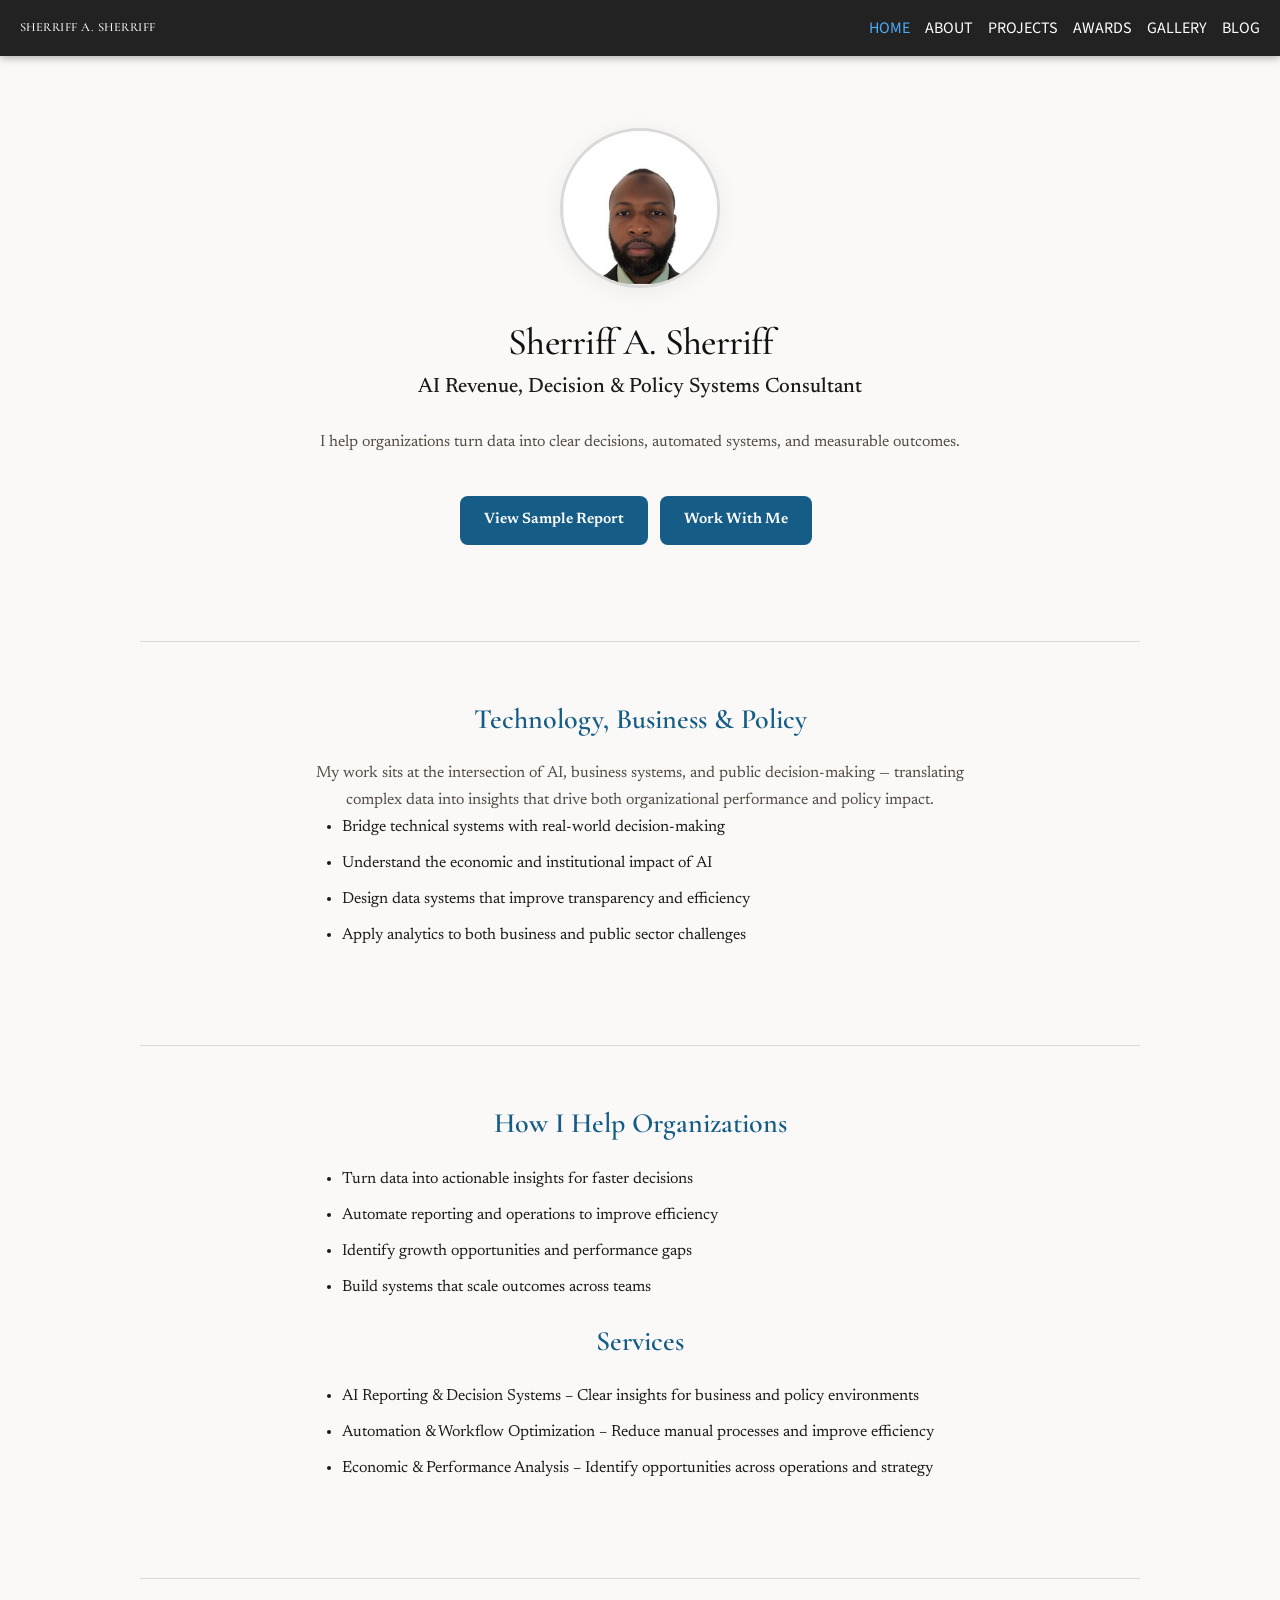
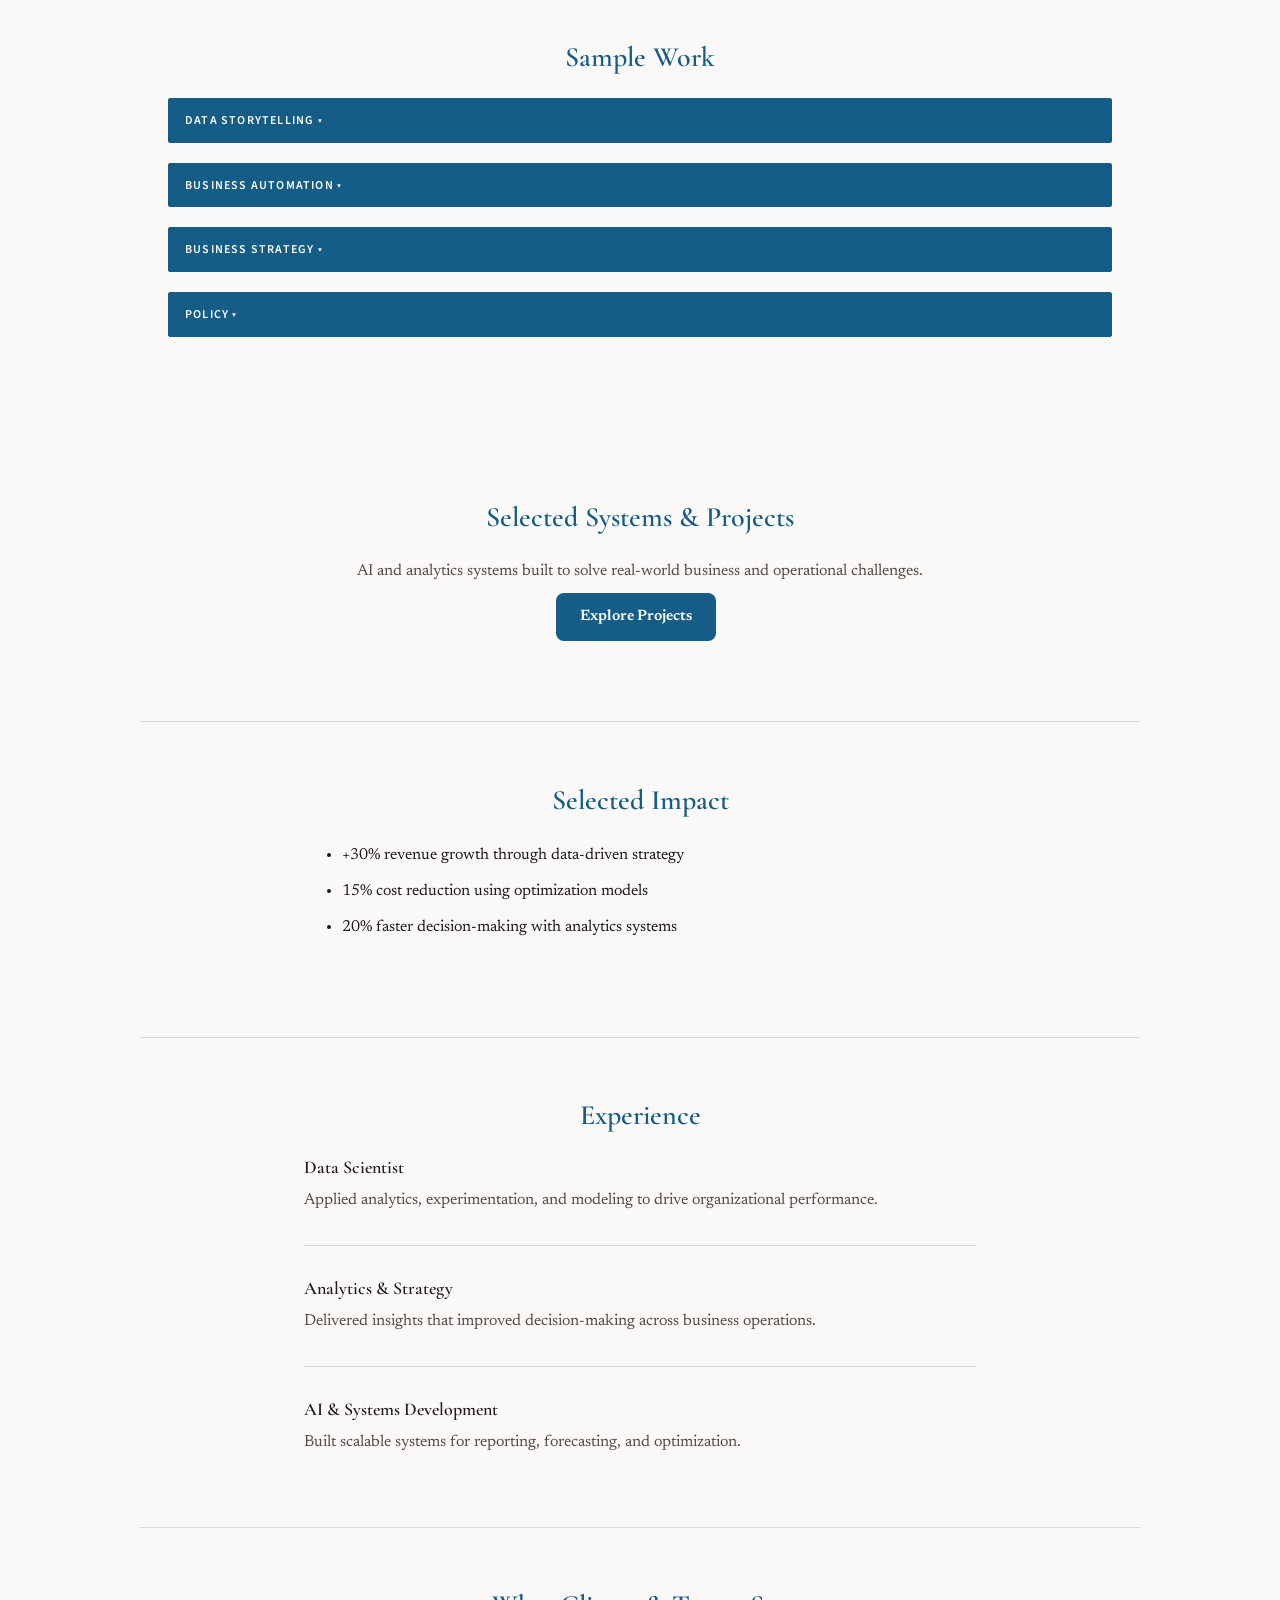
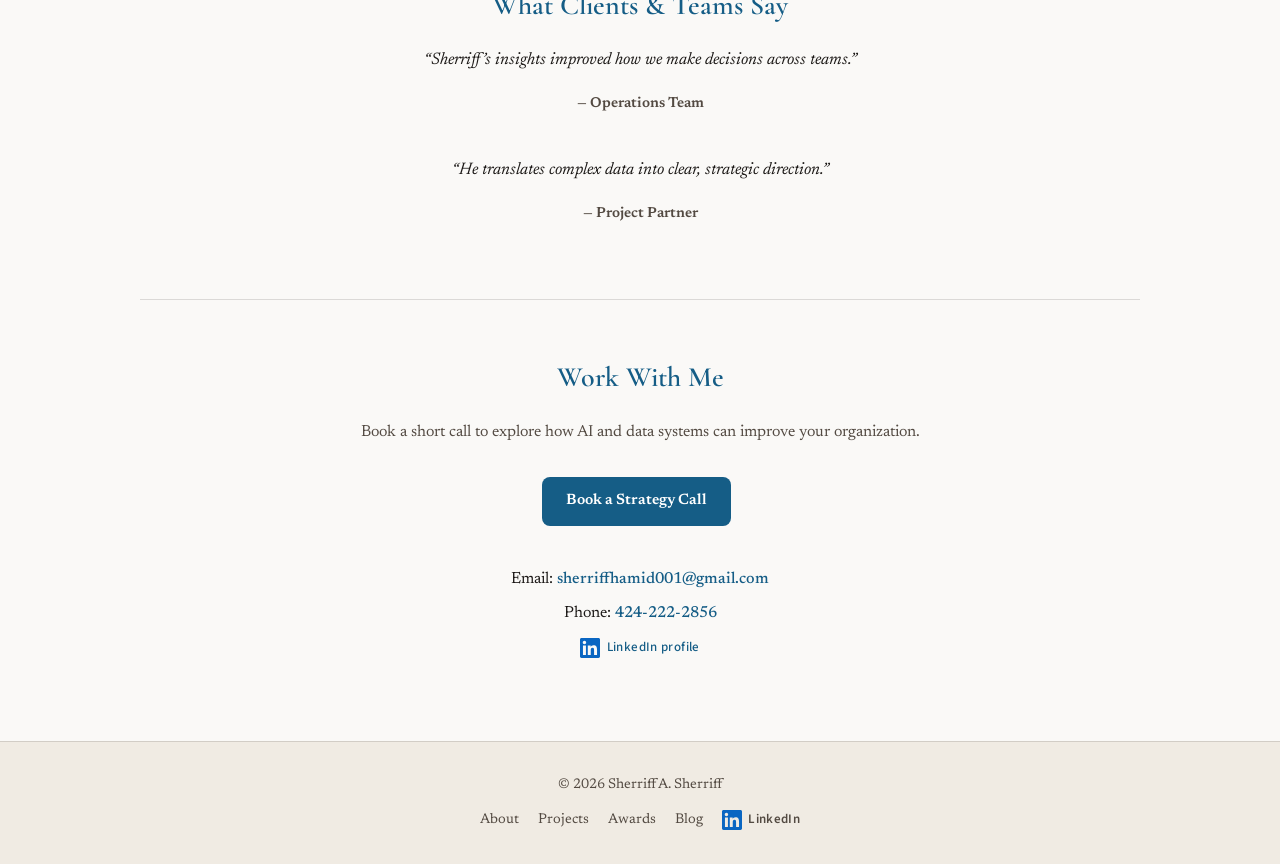
<file: B.html>
<!DOCTYPE html>
<html lang="en">
<head>
<meta charset="UTF-8">
<meta name="viewport" content="width=device-width, initial-scale=1.0">
<meta name="description" content="Sherriff A. Sherriff — AI, revenue, decision and policy systems consultant.">
<title>Sherriff A. Sherriff</title>

<link href="https://fonts.googleapis.com/css2?family=Cormorant+Garamond:wght@500;600;700&family=Newsreader:ital,wght@0,400;0,500;0,600;1,400&family=Source+Sans+3:ital,wght@0,400;0,500;0,600;0,700&display=swap" rel="stylesheet">
<link rel="stylesheet" href="style.css">
<link rel="stylesheet" href="magazine-pages.css">

<style>
:root {
  --color-bg: #faf9f7;
  --color-bg-subtle: #f0ebe3;
  --color-text: #1c1917;
  --color-text-muted: #534a42;
  --color-border: rgba(28, 25, 23, 0.14);
  --color-accent: #155d86;
  --color-accent-hover: #0d4a66;
  --font-serif: "Newsreader", Georgia, serif;
  --font-display: "Cormorant Garamond", Georgia, serif;
  --font-ui: "Source Sans 3", system-ui, sans-serif;
  --font-sans: var(--font-ui);
  --radius: 8px;
  --shadow-nav: 0 1px 0 rgba(0, 0, 0, 0.04);
  --section-y: clamp(3rem, 7vw, 4.5rem);
  --space-xs: 0.5rem;
  --space-sm: 1rem;
  --space-md: 1.5rem;
  --space-lg: 2rem;
  --space-xl: 2.5rem;
}

*,
*::before,
*::after {
  box-sizing: border-box;
}

body {
  margin: 0;
  font-family: var(--font-serif);
  font-size: 1rem;
  line-height: 1.65;
  background: var(--color-bg);
  color: var(--color-text);
  -webkit-font-smoothing: antialiased;
}

section[id] {
  scroll-margin-top: 88px;
}

/* CONTAINER */
.container {
  max-width: 1000px;
  margin: 0 auto;
  padding: var(--section-y) clamp(1.25rem, 5vw, 1.75rem);
  text-align: center;
}

.container > h2:first-child {
  margin-top: 0;
}

section.container + section.container {
  padding-top: calc(var(--section-y) * 0.85);
  border-top: 1px solid var(--color-border);
}

h1, h2, h3 {
  font-family: var(--font-display);
  font-weight: 600;
  line-height: 1.2;
}

h1 {
  font-family: "Cormorant Garamond", Georgia, serif;
  color: #111111;
  font-size: clamp(1.75rem, 4vw, 2.35rem);
  margin: 0 0 0.35rem;
  letter-spacing: -0.02em;
  font-weight: 500;
}

.hero-legal-name {
  font-family: var(--font-serif);
  font-size: 1.0625rem;
  font-weight: 500;
  color: var(--color-text-muted);
  margin: 0 auto var(--space-sm);
  max-width: 42rem;
  letter-spacing: 0.02em;
}

h2 {
  color: var(--color-accent);
  font-size: clamp(1.35rem, 3vw, 1.75rem);
  margin: 0 0 var(--space-md);
}

h3 {
  font-size: 1.125rem;
  margin: 0 0 var(--space-xs);
  color: var(--color-text);
}

.tagline {
  font-size: clamp(1.05rem, 2.5vw, 1.3rem);
  font-weight: 500;
  margin: 0 0 var(--space-md);
  color: var(--color-text);
}

.subtext {
  max-width: 42rem;
  margin: 0 auto var(--space-lg);
  color: var(--color-text-muted);
}

.container > .subtext:last-of-type {
  margin-bottom: 0;
}

.btn {
  display: inline-block;
  margin: var(--space-xs) var(--space-xs) var(--space-xs) 0;
  padding: 0.75rem 1.5rem;
  background: var(--color-accent);
  color: #fff;
  text-decoration: none;
  border-radius: var(--radius);
  font-weight: 600;
  font-size: 0.9375rem;
  transition: background 0.2s ease, transform 0.15s ease;
}

.btn:hover {
  background: var(--color-accent-hover);
}

.btn:focus-visible {
  outline: 2px solid var(--color-accent);
  outline-offset: 3px;
}

.btn:active {
  transform: translateY(1px);
}

/* IMAGE */
.profile-img {
  width: 160px;
  height: 160px;
  border-radius: 50%;
  margin: 0 auto var(--space-lg);
  display: block;
  object-fit: cover;
  border: 3px solid var(--color-border);
  box-shadow: 0 4px 24px rgba(0, 0, 0, 0.06);
}

/* LIST */
ul:not(.plain) {
  text-align: left;
  max-width: 40rem;
  margin: 0 auto var(--space-md);
  padding-left: 1.35rem;
  line-height: 1.75;
}

ul:not(.plain) li {
  margin-bottom: var(--space-xs);
}

ul:not(.plain) li:last-child {
  margin-bottom: 0;
}

.container h2 + ul {
  margin-top: var(--space-sm);
}

/* EXPERIENCE */
.experience {
  text-align: left;
  max-width: 42rem;
  margin: var(--space-md) auto 0;
}

.job {
  padding-bottom: var(--space-lg);
  margin-bottom: var(--space-lg);
  border-bottom: 1px solid var(--color-border);
}

.job:last-child {
  padding-bottom: 0;
  margin-bottom: 0;
  border-bottom: none;
}

.job p {
  margin: 0;
  color: var(--color-text-muted);
}

/* TESTIMONIALS */
.testimonial-block {
  max-width: 36rem;
  margin: 0 auto var(--space-xl);
}

.testimonial-block:last-of-type {
  margin-bottom: 0;
}

.testimonial-block blockquote {
  margin: 0 0 var(--space-sm);
  font-size: 1.05rem;
  font-style: italic;
  color: var(--color-text);
}

.testimonial-block blockquote p {
  margin: 0;
}

.testimonial-block cite {
  font-style: normal;
  font-size: 0.9rem;
  font-weight: 600;
  color: var(--color-text-muted);
}

/* CONTACT */
.contact-lines {
  margin-top: var(--space-lg);
}

.contact-lines p {
  margin: var(--space-xs) 0;
}

.contact-lines a {
  color: var(--color-accent);
  text-decoration: none;
  font-weight: 500;
}

.contact-lines a:hover {
  text-decoration: underline;
  text-underline-offset: 3px;
}

#contact .subtext {
  margin-bottom: var(--space-md);
}

footer {
  text-align: center;
  padding: var(--space-lg) var(--space-sm);
  background: var(--color-bg-subtle);
  color: var(--color-text-muted);
  border-top: 1px solid var(--color-border);
  font-size: 0.875rem;
}

footer p {
  margin: 0;
}

</style>
</head>

<body>

<header class="navbar">
  <a href="index.html" class="logo">Sherriff A. Sherriff</a>
  <nav aria-label="Primary navigation">
    <a href="index.html" class="active">HOME</a>
    <a href="index.html#about">ABOUT</a>
    <a href="projects.html">PROJECTS</a>
    <a href="awards.html">AWARDS</a>
    <a href="gallery.html">GALLERY</a>
    <a href="blog.html">BLOG</a>
  </nav>
</header>

<main>
  <!-- HERO -->
  <section class="container" aria-labelledby="hero-heading">
    <!-- Photo: add profile_image/sherriff_profile_pic.jpg (same path as B.html); SVG shows if missing -->
    <img
      src="profile_image/sherriff_profile_pic.jpg"
      alt="Sherriff A. Sherriff"
      class="profile-img"
      width="160"
      height="160"
      loading="eager"
      decoding="async"
      onerror="this.onerror=null;this.src='profile_image/placeholder.svg';">

    <h1 id="hero-heading">Sherriff A. Sherriff</h1>

    <p class="tagline">
      AI Revenue, Decision &amp; Policy Systems Consultant
    </p>

    <p class="subtext">
      I help organizations turn data into clear decisions, automated systems, and measurable outcomes.
    </p>

    <p class="cta-row">
      <a href="#sample-work" class="btn">View Sample Report</a>
      <a href="#" class="btn">Work With Me</a>
    </p>
  </section>

  <!-- ABOUT -->
  <section class="container" id="about" aria-labelledby="about-heading">
    <h2 id="about-heading">Technology, Business &amp; Policy</h2>

    <p class="subtext">
      My work sits at the intersection of AI, business systems, and public decision-making — translating complex data into insights that drive both organizational performance and policy impact.
    </p>

    <ul>
      <li>Bridge technical systems with real-world decision-making</li>
      <li>Understand the economic and institutional impact of AI</li>
      <li>Design data systems that improve transparency and efficiency</li>
      <li>Apply analytics to both business and public sector challenges</li>
    </ul>
  </section>

  <!-- SERVICES -->
  <section class="container" aria-labelledby="help-heading">
    <h2 id="help-heading">How I Help Organizations</h2>

    <ul>
      <li>Turn data into actionable insights for faster decisions</li>
      <li>Automate reporting and operations to improve efficiency</li>
      <li>Identify growth opportunities and performance gaps</li>
      <li>Build systems that scale outcomes across teams</li>
    </ul>

    <h2>Services</h2>
    <ul>
      <li>AI Reporting &amp; Decision Systems – Clear insights for business and policy environments</li>
      <li>Automation &amp; Workflow Optimization – Reduce manual processes and improve efficiency</li>
      <li>Economic &amp; Performance Analysis – Identify opportunities across operations and strategy</li>
    </ul>
  </section>

  <!-- SAMPLE WORK -->
  <section class="container" id="sample-work" aria-labelledby="sample-work-heading">
    <h2 id="sample-work-heading">Sample Work</h2>
    
    <div class="sample-category-grid prose-flow" style="margin-top: 1rem; display:none; grid-template-columns: repeat(4, minmax(0, 1fr)); gap: 1.1rem;">
      <div class="sample-category sample-category--data-storytelling" style="grid-area: data-storytelling; min-width: 0;">
        <h3>Data Storytelling</h3>
        <p class="subtext">A narrative-first view of insights so stakeholders instantly understand the “so what”.</p>
        <p class="cta-row">
          <a href="https://drive.google.com/file/d/1vATfNU0TUw4YGH2IaPoyBc5cxW7QI_kV/view?usp=drive_link" class="btn" target="_blank" rel="noopener noreferrer">View sample report 1</a>
        </p>
        <div class="prose-flow" style="margin-top: 0.75rem;">
          <h4>Story flow for dashboards</h4>
          <ol>
            <li><strong>What happened:</strong> track overall sales trend and seasonality across periods.</li>
            <li><strong>Where it happened:</strong> identify top and bottom performing stores or regions.</li>
            <li><strong>Why it happened:</strong> relate performance changes to category mix, promotions, and timing effects.</li>
            <li><strong>What to do next:</strong> scale winning tactics, fix underperforming locations, and prioritize next-cycle tests.</li>
          </ol>
        </div>

      <div class="prose-flow" style="margin-top: 1rem;">
        <h4>Storytelling visualization (OWID: mcv1, campaign year 2017)</h4>
        <p class="subtext">Four-step view: overall shift, biggest movers, baseline vs change pattern, and an action-ready shortlist.</p>

        <div style="display:grid; grid-template-columns: 1fr; gap: 1.1rem;">
          <div id="story-chart-happened" style="min-height: 320px;"></div>
          <div id="story-chart-where" style="min-height: 320px;"></div>
          <div id="story-chart-why" style="min-height: 320px;"></div>
          <div id="story-chart-next" style="min-height: 320px;"></div>
        </div>

        <noscript>
          <p class="subtext">Enable JavaScript to view the interactive storytelling charts.</p>
        </noscript>
      </div>

      <script type="text/plain" src="https://cdn.plot.ly/plotly-2.32.0.min.js"></script>
      <script type="text/plain">
        (function () {
          function fmt1(x) { return (Math.round(x * 10) / 10).toFixed(1); }
          function safeText(v) { return (v === null || v === undefined) ? "" : String(v); }

          function renderCharts(story) {
            var meta = story.meta || {};

            // 1) What happened? Trend
            var trend = story.trend_series || [];
            var x1 = trend.map(function (d) { return d.year; });
            var y1 = trend.map(function (d) { return d.avg_coverage; });

            var campaignYear = meta.campaign_year || 2017;

            var trace1 = {
              x: x1,
              y: y1,
              mode: "lines+markers",
              type: "scatter",
              marker: { size: 6 },
              line: { width: 2, color: "#2563eb" },
              name: "Global avg coverage (%)"
            };

            var layout1 = {
              title: "What happened? Global coverage shift around " + campaignYear,
              xaxis: { title: "Year" },
              yaxis: { title: "Coverage (%)", range: [0, 100] },
              template: "plotly_white",
              shapes: [
                {
                  type: "line",
                  x0: campaignYear,
                  x1: campaignYear,
                  y0: 0,
                  y1: 1,
                  xref: "x",
                  yref: "paper",
                  line: { color: "#dc2626", width: 2, dash: "dash" }
                }
              ]
            };

            Plotly.newPlot("story-chart-happened", [trace1], layout1, { responsive: true, displayModeBar: false });

            // 2) Where? Biggest movers
            var top = story.top_movers || [];
            var bottom = story.bottom_movers || [];
            var movers = top.concat(bottom);

            movers.sort(function (a, b) { return b.delta_pp - a.delta_pp; });

            var x2 = movers.map(function (d) { return d.country; });
            var y2 = movers.map(function (d) { return d.delta_pp; });
            var colors2 = movers.map(function (d) { return d.delta_pp >= 0 ? "#16a34a" : "#dc2626"; });

            var trace2 = {
              x: x2,
              y: y2,
              type: "bar",
              marker: { color: colors2 },
              name: "Delta (After - Before, pp)"
            };

            var layout2 = {
              title: "Where it happened? Biggest movers (delta in percentage points)",
              template: "plotly_white",
              xaxis: {
                title: "Country",
                tickangle: -35,
                automargin: true
              },
              yaxis: { title: "Delta (pp)" },
              showlegend: false,
              margin: { b: 120 }
            };

            Plotly.newPlot("story-chart-where", [trace2], layout2, { responsive: true, displayModeBar: false });

            // 3) Why? Baseline vs change
            var scatter = story.scatter_points || [];
            var x3 = scatter.map(function (d) { return d.baseline_pp; });
            var y3 = scatter.map(function (d) { return d.delta_pp; });
            var texts3 = scatter.map(function (d) {
              return safeText(d.country) + "<br/>Baseline: " + fmt1(d.baseline_pp) + "%<br/>Delta: " + fmt1(d.delta_pp) + " pp";
            });

            var trace3 = {
              x: x3,
              y: y3,
              mode: "markers",
              type: "scatter",
              marker: { size: 10, color: "#155d86" },
              text: texts3,
              hovertemplate: "%{text}<extra></extra>"
            };

            var n = x3.length;
            var meanX = x3.reduce(function (a, b) { return a + b; }, 0) / (n || 1);
            var meanY = y3.reduce(function (a, b) { return a + b; }, 0) / (n || 1);
            var num = 0, den = 0;
            for (var i = 0; i < n; i++) {
              num += (x3[i] - meanX) * (y3[i] - meanY);
              den += (x3[i] - meanX) * (x3[i] - meanX);
            }
            var slope = den === 0 ? 0 : num / den;
            var intercept = meanY - slope * meanX;

            var xMin = Math.min.apply(null, x3);
            var xMax = Math.max.apply(null, x3);
            var xLine = [xMin, xMax];
            var yLine = [intercept + slope * xMin, intercept + slope * xMax];

            var trace3b = {
              x: xLine,
              y: yLine,
              mode: "lines",
              type: "scatter",
              line: { width: 2, color: "#f59e0b" },
              name: "Trend (visual)"
            };

            var layout3 = {
              title: "Why might it have happened? Baseline coverage vs change",
              template: "plotly_white",
              xaxis: { title: "Baseline coverage (%)" },
              yaxis: { title: "Delta (pp)" },
              showlegend: false
            };

            Plotly.newPlot("story-chart-why", [trace3, trace3b], layout3, { responsive: true, displayModeBar: false });

            // 4) What next? Action table
            var actions = story.action_shortlist || [];
            var header = ["Country", "Baseline", "Before", "After", "Delta", "Recommendation"];
            var cell = [[], [], [], [], [], []];

            actions.forEach(function (r) {
              cell[0].push(r.country);
              cell[1].push(fmt1(r.baseline_pp) + "%");
              cell[2].push(fmt1(r.before_mean) + "%");
              cell[3].push(fmt1(r.after_mean) + "%");
              cell[4].push(fmt1(r.delta_pp) + " pp");
              cell[5].push(r.action);
            });

            var trace4 = {
              type: "table",
              header: {
                values: header,
                fill: { color: "#0f172a" },
                font: { color: "white", size: 12 },
                align: "left"
              },
              cells: {
                values: cell,
                fill: { color: ["#ffffff", "#ffffff", "#ffffff", "#ffffff", "#ffffff", "#f8fafc"] },
                align: "left",
                font: { size: 11 }
              }
            };

            var layout4 = {
              title: "What should we do next? Action-ready shortlist",
              template: "plotly_white",
              margin: { l: 10, r: 10, t: 60, b: 10 }
            };

            Plotly.newPlot("story-chart-next", [trace4], layout4, { responsive: true, displayModeBar: false });
          }

          // Load story data (use absolute fallback in case of relative-path quirks)
          var fetchUrl1 = new URL("data_story_mcv1_2017.json", window.location.href).toString();
          var fetchUrl2 = "https://s-abdul-ai.github.io/crypto-tracker-site/data_story_mcv1_2017.json";

          fetch(fetchUrl1)
            .then(function (r) { return r.json(); })
            .then(renderCharts)
            .catch(function (err) {
              fetch(fetchUrl2)
                .then(function (r) { return r.json(); })
                .then(renderCharts)
                .catch(function (err2) {
                  var el = document.getElementById("story-chart-happened");
                  if (el) el.innerHTML = "<p class='subtext'>Could not load <code>data_story_mcv1_2017.json</code>. Please redeploy the site. (Fetch failed)</p>";
                  console.error(err2 || err);
                });
            });
        })();
      </script>
      </div>

      <div class="sample-category sample-category--business-automation" style="grid-area: business-automation; min-width: 0;">
        <h3>Business Automation</h3>
        <p class="subtext">Systems that automate repeatable analytics, reporting, and monitoring workflows.</p>
        <p class="cta-row">
          <a href="https://drive.google.com/file/d/1hONbmxJJyuRvF4RaMARZ0yhGQeRuYc12/view?usp=drive_link" class="btn" target="_blank" rel="noopener noreferrer">View sample report 3</a>
        </p>
      </div>

      <div class="sample-category sample-category--business-strategy" style="grid-area: business-strategy; min-width: 0;">
        <h3>Business Strategy</h3>
        <p class="subtext">Operational KPIs and performance drivers turned into a clear “next bets” plan.</p>
        <p class="cta-row">
          <a href="https://public.tableau.com/app/profile/sherriff.abdul.hamid/viz/WalmartSalesAnalysisandPrediction/Dashboard2" class="btn btn-secondary" target="_blank" rel="noopener noreferrer">Walmart sales — Tableau</a>
        </p>
      </div>

      <div class="sample-category sample-category--policy" style="grid-area: policy; min-width: 0;">
        <h3>Policy</h3>
        <p class="subtext">Evidence and interpretation designed for decision-makers and non-technical audiences.</p>
        <p class="cta-row">
          <a href="https://drive.google.com/file/d/1eYwPJSnqS3Vyf3_WNritXEcFzAmUFEaL/view?usp=drive_link" class="btn" target="_blank" rel="noopener noreferrer">View sample report 2</a>
        </p>
      </div>
    </div>
    <div class="work-sample-dropdowns prose-flow" style="margin-top: 1rem;">
      <div class="dropdown-mag">
        <button type="button" onclick="toggleDropdown(this)">Data Storytelling ▾</button>
        <div class="dropdown-body">
          <div class="project-line">
            <a href="https://drive.google.com/file/d/1vATfNU0TUw4YGH2IaPoyBc5cxW7QI_kV/view?usp=drive_link" target="_blank" rel="noopener noreferrer">View sample report 1</a>
            <span class="desc">Narrative-first storytelling for stakeholders: what, where, why, and next actions.</span>
          </div>
        </div>
      </div>

      <div class="dropdown-mag">
        <button type="button" onclick="toggleDropdown(this)">Business Automation ▾</button>
        <div class="dropdown-body">
          <div class="project-line">
            <a href="https://drive.google.com/file/d/1hONbmxJJyuRvF4RaMARZ0yhGQeRuYc12/view?usp=drive_link" target="_blank" rel="noopener noreferrer">View sample report 3</a>
            <span class="desc">Automation-ready reporting workflows designed for repeatability.</span>
          </div>
        </div>
      </div>

      <div class="dropdown-mag">
        <button type="button" onclick="toggleDropdown(this)">Business Strategy ▾</button>
        <div class="dropdown-body">
          <div class="project-line">
            <a href="https://public.tableau.com/app/profile/sherriff.abdul.hamid/viz/WalmartSalesAnalysisandPrediction/Dashboard2" target="_blank" rel="noopener noreferrer">Walmart sales — Tableau</a>
            <span class="desc">Storytelling dashboard: interpret performance shifts and recommend next bets.</span>
          </div>
        </div>
      </div>

      <div class="dropdown-mag">
        <button type="button" onclick="toggleDropdown(this)">Policy ▾</button>
        <div class="dropdown-body">
          <div class="project-line">
            <a href="https://drive.google.com/file/d/1eYwPJSnqS3Vyf3_WNritXEcFzAmUFEaL/view?usp=drive_link" target="_blank" rel="noopener noreferrer">View sample report 2</a>
            <span class="desc">Evidence and interpretation designed for decision-makers and non-technical audiences.</span>
          </div>
        </div>
      </div>
    </div>
  </section>

  <script>
    function toggleDropdown(button) {
      var row = button.closest(".dropdown-mag");
      row.classList.toggle("active");
    }
    window.addEventListener("click", function (event) {
      if (!event.target.closest(".dropdown-mag")) {
        document.querySelectorAll(".dropdown-mag.active").forEach(function (el) {
          el.classList.remove("active");
        });
      }
    });
  </script>

  <!-- PROJECTS -->
  <section class="container" id="projects" aria-labelledby="projects-heading">
    <h2 id="projects-heading">Selected Systems &amp; Projects</h2>

    <p class="subtext">
      AI and analytics systems built to solve real-world business and operational challenges.
    </p>

    <a href="#" class="btn">Explore Projects</a>
  </section>

  <!-- IMPACT -->
  <section class="container" aria-labelledby="impact-heading">
    <h2 id="impact-heading">Selected Impact</h2>

    <ul>
      <li>+30% revenue growth through data-driven strategy</li>
      <li>15% cost reduction using optimization models</li>
      <li>20% faster decision-making with analytics systems</li>
    </ul>
  </section>

  <!-- EXPERIENCE -->
  <section class="container" aria-labelledby="experience-heading">
    <h2 id="experience-heading">Experience</h2>

    <div class="experience">
      <div class="job">
        <h3>Data Scientist</h3>
        <p>Applied analytics, experimentation, and modeling to drive organizational performance.</p>
      </div>

      <div class="job">
        <h3>Analytics &amp; Strategy</h3>
        <p>Delivered insights that improved decision-making across business operations.</p>
      </div>

      <div class="job">
        <h3>AI &amp; Systems Development</h3>
        <p>Built scalable systems for reporting, forecasting, and optimization.</p>
      </div>
    </div>
  </section>

  <!-- TESTIMONIALS -->
  <section class="container" aria-labelledby="testimonials-heading">
    <h2 id="testimonials-heading">What Clients &amp; Teams Say</h2>

    <div class="testimonial-block">
      <blockquote>
        <p>“Sherriff’s insights improved how we make decisions across teams.”</p>
      </blockquote>
      <cite>— Operations Team</cite>
    </div>

    <div class="testimonial-block">
      <blockquote>
        <p>“He translates complex data into clear, strategic direction.”</p>
      </blockquote>
      <cite>— Project Partner</cite>
    </div>
  </section>

  <!-- CONTACT -->
  <section class="container" id="contact" aria-labelledby="contact-heading">
    <h2 id="contact-heading">Work With Me</h2>

    <p class="subtext">Book a short call to explore how AI and data systems can improve your organization.</p>

    <a href="#" class="btn">Book a Strategy Call</a>

    <div class="contact-lines">
      <p>Email: <a href="mailto:sherriffhamid001@gmail.com">sherriffhamid001@gmail.com</a></p>
      <p>Phone: <a href="tel:+14242222856">424-222-2856</a></p>
      <p class="contact-linkedin-wrap"><a class="footer-linkedin" href="https://www.linkedin.com/in/abdul-hamid-sherriff-08583354/" target="_blank" rel="noopener noreferrer"><svg class="linkedin-icon" xmlns="http://www.w3.org/2000/svg" viewBox="0 0 24 24" width="20" height="20" aria-hidden="true"><path d="M20.447 20.452h-3.554v-5.569c0-1.328-.027-3.037-1.852-3.037-1.853 0-2.136 1.445-2.136 2.939v5.667H9.351V9h3.414v1.561h.046c.477-.9 1.637-1.85 3.37-1.85 3.601 0 4.267 2.37 4.267 5.455v6.286zM5.337 7.433c-1.144 0-2.063-.926-2.063-2.065 0-1.138.92-2.063 2.063-2.063 1.14 0 2.064.925 2.064 2.063 0 1.139-.925 2.065-2.064 2.065zm1.782 13.019H3.555V9h3.564v11.452zM22.225 0H1.771C.792 0 0 .774 0 1.729v20.542C0 23.227.792 24 1.771 24h20.451C23.2 24 24 23.227 24 22.271V1.729C24 .774 23.2 0 22.222 0h.003z"/></svg><span>LinkedIn profile</span></a></p>
    </div>
  </section>
</main>

<footer>
  <p>© 2026 Sherriff A. Sherriff</p>
  <p class="footer-meta">
    <a href="index.html#about">About</a>
    <a href="projects.html">Projects</a>
    <a href="awards.html">Awards</a>
    <a href="blog.html">Blog</a>
    <a class="footer-linkedin" href="https://www.linkedin.com/in/abdul-hamid-sherriff-08583354/" target="_blank" rel="noopener noreferrer"><svg class="linkedin-icon" xmlns="http://www.w3.org/2000/svg" viewBox="0 0 24 24" width="20" height="20" aria-hidden="true"><path d="M20.447 20.452h-3.554v-5.569c0-1.328-.027-3.037-1.852-3.037-1.853 0-2.136 1.445-2.136 2.939v5.667H9.351V9h3.414v1.561h.046c.477-.9 1.637-1.85 3.37-1.85 3.601 0 4.267 2.37 4.267 5.455v6.286zM5.337 7.433c-1.144 0-2.063-.926-2.063-2.065 0-1.138.92-2.063 2.063-2.063 1.14 0 2.064.925 2.064 2.063 0 1.139-.925 2.065-2.064 2.065zm1.782 13.019H3.555V9h3.564v11.452zM22.225 0H1.771C.792 0 0 .774 0 1.729v20.542C0 23.227.792 24 1.771 24h20.451C23.2 24 24 23.227 24 22.271V1.729C24 .774 23.2 0 22.222 0h.003z"/></svg><span>LinkedIn</span></a>
  </p>
</footer>

</body>
</html>
</file>
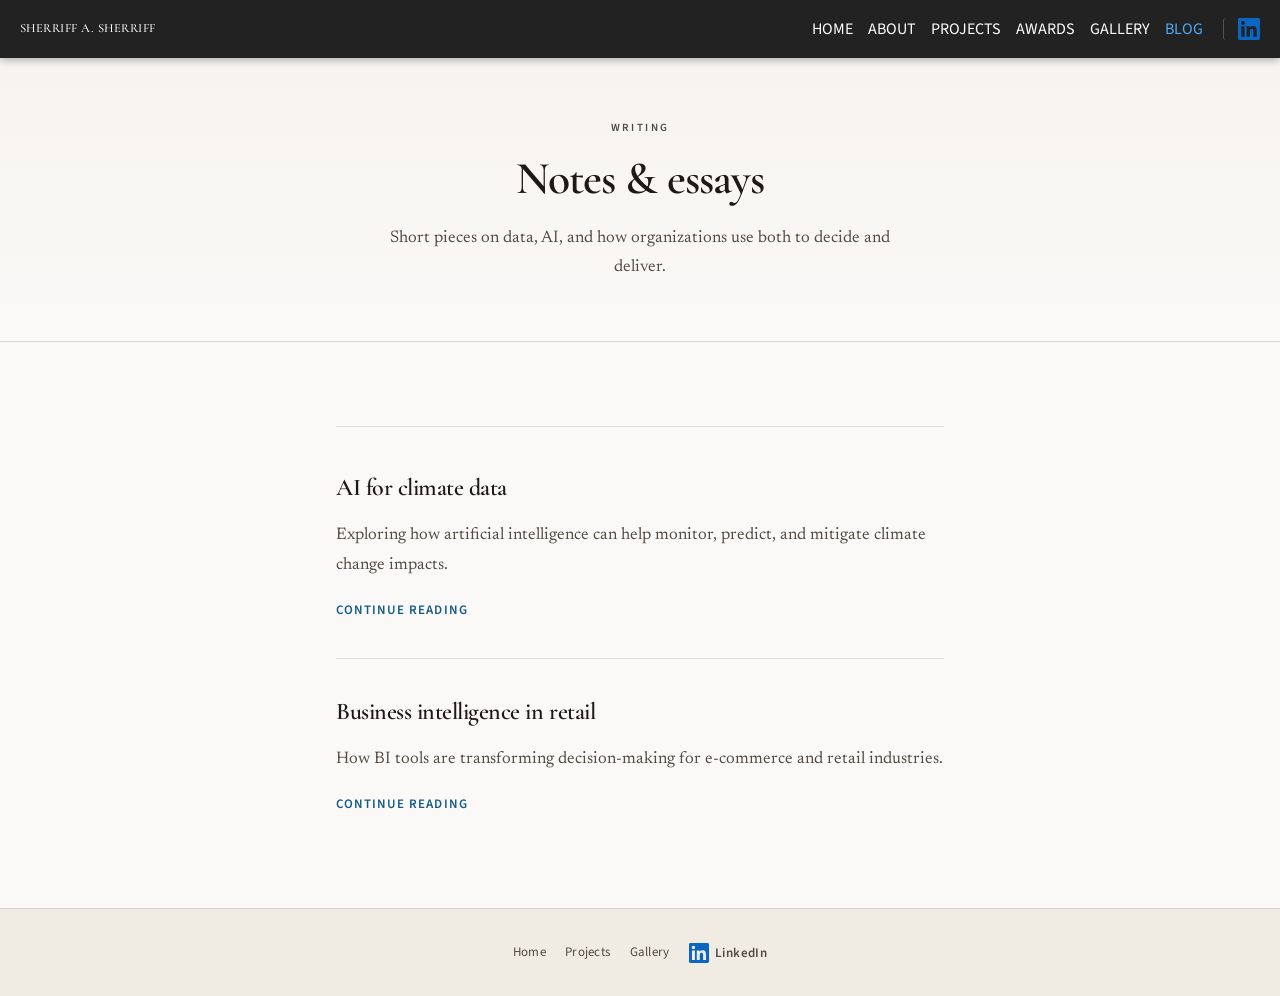
<file: blog.html>
<!DOCTYPE html>
<html lang="en">
<head>
  <meta charset="UTF-8">
  <meta name="viewport" content="width=device-width, initial-scale=1.0">
  <title>Blog — Sherriff A. Sherriff</title>
  <link rel="preconnect" href="https://fonts.gstatic.com" crossorigin>
  <link href="https://fonts.googleapis.com/css2?family=Cormorant+Garamond:wght@500;600;700&family=Newsreader:ital,wght@0,400;0,500;0,600;1,400&family=Source+Sans+3:ital,wght@0,400;0,500;0,600;0,700&display=swap" rel="stylesheet">
  <link rel="stylesheet" href="style.css">
  <link rel="stylesheet" href="magazine-pages.css">
</head>
<body class="magazine-page">

  <header class="navbar">
    <a href="index.html" class="logo">Sherriff A. Sherriff</a>
    <nav aria-label="Primary navigation">
      <a href="index.html">HOME</a>
      <a href="index.html#about">ABOUT</a>
      <a href="projects.html">PROJECTS</a>
      <a href="awards.html">AWARDS</a>
      <a href="gallery.html">GALLERY</a>
      <a href="blog.html" class="active">BLOG</a>
      <a class="nav-linkedin" href="https://www.linkedin.com/in/abdul-hamid-sherriff-08583354/" target="_blank" rel="noopener noreferrer" aria-label="Sherriff A. Sherriff on LinkedIn"><svg class="linkedin-icon" xmlns="http://www.w3.org/2000/svg" viewBox="0 0 24 24" width="22" height="22" aria-hidden="true"><path d="M20.447 20.452h-3.554v-5.569c0-1.328-.027-3.037-1.852-3.037-1.853 0-2.136 1.445-2.136 2.939v5.667H9.351V9h3.414v1.561h.046c.477-.9 1.637-1.85 3.37-1.85 3.601 0 4.267 2.37 4.267 5.455v6.286zM5.337 7.433c-1.144 0-2.063-.926-2.063-2.065 0-1.138.92-2.063 2.063-2.063 1.14 0 2.064.925 2.064 2.063 0 1.139-.925 2.065-2.064 2.065zm1.782 13.019H3.555V9h3.564v11.452zM22.225 0H1.771C.792 0 0 .774 0 1.729v20.542C0 23.227.792 24 1.771 24h20.451C23.2 24 24 23.227 24 22.271V1.729C24 .774 23.2 0 22.222 0h.003z"/></svg></a>
    </nav>
  </header>

  <header class="page-hero">
    <p class="kicker">Writing</p>
    <h1>Notes &amp; essays</h1>
    <p class="lede">Short pieces on data, AI, and how organizations use both to decide and deliver.</p>
  </header>

  <main class="page-main">
    <div class="blog-index">
      <article class="article-card">
        <h2>AI for climate data</h2>
        <p>Exploring how artificial intelligence can help monitor, predict, and mitigate climate change impacts.</p>
        <a class="read" href="#">Continue reading</a>
      </article>

      <article class="article-card">
        <h2>Business intelligence in retail</h2>
        <p>How BI tools are transforming decision-making for e-commerce and retail industries.</p>
        <a class="read" href="#">Continue reading</a>
      </article>
    </div>
  </main>

  <footer class="page-footer">
    <a href="index.html">Home</a>
    <a href="projects.html">Projects</a>
    <a href="gallery.html">Gallery</a>
    <a class="footer-linkedin" href="https://www.linkedin.com/in/abdul-hamid-sherriff-08583354/" target="_blank" rel="noopener noreferrer"><svg class="linkedin-icon" xmlns="http://www.w3.org/2000/svg" viewBox="0 0 24 24" width="20" height="20" aria-hidden="true"><path d="M20.447 20.452h-3.554v-5.569c0-1.328-.027-3.037-1.852-3.037-1.853 0-2.136 1.445-2.136 2.939v5.667H9.351V9h3.414v1.561h.046c.477-.9 1.637-1.85 3.37-1.85 3.601 0 4.267 2.37 4.267 5.455v6.286zM5.337 7.433c-1.144 0-2.063-.926-2.063-2.065 0-1.138.92-2.063 2.063-2.063 1.14 0 2.064.925 2.064 2.063 0 1.139-.925 2.065-2.064 2.065zm1.782 13.019H3.555V9h3.564v11.452zM22.225 0H1.771C.792 0 0 .774 0 1.729v20.542C0 23.227.792 24 1.771 24h20.451C23.2 24 24 23.227 24 22.271V1.729C24 .774 23.2 0 22.222 0h.003z"/></svg><span>LinkedIn</span></a>
  </footer>

</body>
</html>
</file>
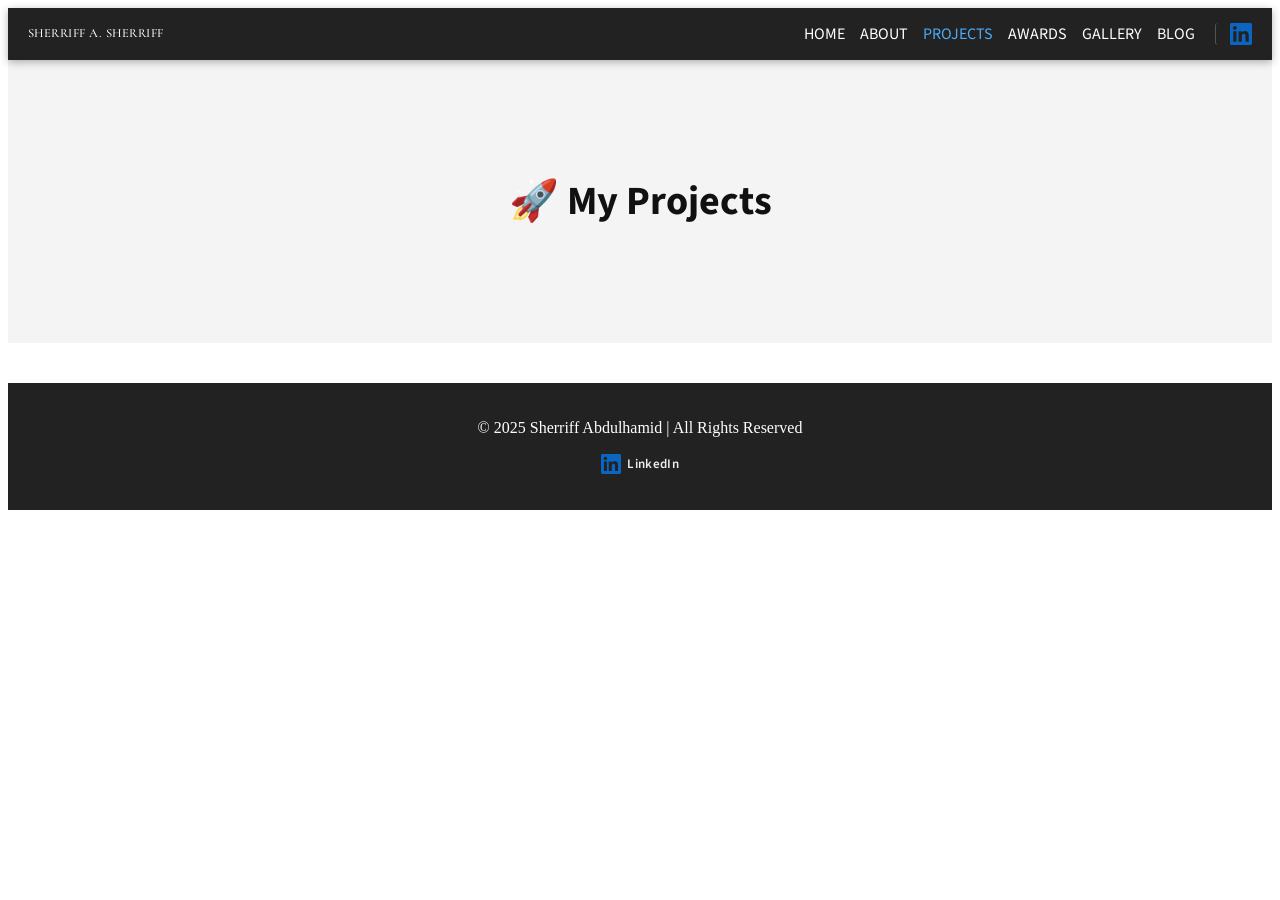
<file: P2.html>
<!DOCTYPE html>
<html lang="en">
<head>
  <meta charset="UTF-8">
  <meta name="viewport" content="width=device-width, initial-scale=1.0">
  <title>Projects - Sherriff Abdulhamid</title>

  <!-- Google Fonts -->
  <link rel="preconnect" href="https://fonts.gstatic.com">
  <link href="https://fonts.googleapis.com/css2?family=Merriweather:wght@400;700&family=Source+Sans+3:ital,wght@0,400;0,500;0,600;0,700&display=swap" rel="stylesheet">

  <!-- External CSS -->
  <link rel="stylesheet" href="style.css">

  <style>
    /* HERO SECTION */
    .hero.dark-bg {
      background: #f4f4f4;
      text-align: center;
      padding: 80px 20px;
    }

    .hero.dark-bg h1 {
      font-family: "Source Sans 3", system-ui, sans-serif;
      font-size: 2.5rem;
      color: #111;
    }

    /* PROJECT STYLES */
    .dropdown {
      margin-bottom: 20px;
    }

    .dropdown button {
      width: 100%;
      padding: 10px;
      font-size: 1rem;
      font-weight: bold;
      cursor: pointer;
      background: #222;
      color: #fff;
      border: none;
      border-radius: 5px;
      text-align: left;
      transition: all 0.3s ease;
    }

    .dropdown button:hover { background: #444; }
    .dropdown.active button {
      background: #155d86;
      color: #fff;
      box-shadow: 0 0 8px rgba(21, 101, 192, 0.6);
    }

    .dropdown-content {
      display: none;
      margin-top: 10px;
      padding-left: 15px;
    }
    .dropdown.active .dropdown-content { display: block; }

    .project {
      margin-bottom: 12px;
      font-size: 1rem;
      line-height: 1.6;
      display: flex;
      align-items: baseline;
    }

    .project a {
      font-weight: bold;
      font-size: 1.08rem;
      color: #155d86;
      text-decoration: none;
      font-family: "Segoe UI", Tahoma, Geneva, Verdana, sans-serif;
      transition: all 0.2s ease;
    }

    .project a:hover {
      color: #155d86;
      text-decoration: underline;
      text-shadow: 0 0 6px rgba(21, 101, 192, 0.4);
    }

    .project::before {
      content: "➡️ ";
      margin-right: 6px;
      font-size: 1rem;
    }

    .project span {
      font-style: italic;
      color: #555;
      margin-left: 6px;
      font-family: Georgia, "Times New Roman", serif;
    }

    footer.dark-bg {
      background: #222;
      color: #fff;
      text-align: center;
      padding: 20px;
      margin-top: 40px;
    }

    footer .footer-legal-p2 {
      margin: 0.5rem 0 0;
      font-size: 0.85rem;
      color: rgba(255, 255, 255, 0.72);
    }
  </style>
</head>
<body>

  <!-- NAVBAR -->
  <header class="navbar">
    <a href="index.html" class="logo">Sherriff A. Sherriff</a>
    <nav aria-label="Primary navigation">
      <a href="index.html">HOME</a>
      <a href="index.html#about">ABOUT</a>
      <a href="projects.html" class="active">PROJECTS</a>
      <a href="awards.html">AWARDS</a>
      <a href="gallery.html">GALLERY</a>
      <a href="blog.html">BLOG</a>
      <a class="nav-linkedin" href="https://www.linkedin.com/in/abdul-hamid-sherriff-08583354/" target="_blank" rel="noopener noreferrer" aria-label="Sherriff A. Sherriff on LinkedIn"><svg class="linkedin-icon" xmlns="http://www.w3.org/2000/svg" viewBox="0 0 24 24" width="22" height="22" aria-hidden="true"><path d="M20.447 20.452h-3.554v-5.569c0-1.328-.027-3.037-1.852-3.037-1.853 0-2.136 1.445-2.136 2.939v5.667H9.351V9h3.414v1.561h.046c.477-.9 1.637-1.85 3.37-1.85 3.601 0 4.267 2.37 4.267 5.455v6.286zM5.337 7.433c-1.144 0-2.063-.926-2.063-2.065 0-1.138.92-2.063 2.063-2.063 1.14 0 2.064.925 2.064 2.063 0 1.139-.925 2.065-2.064 2.065zm1.782 13.019H3.555V9h3.564v11.452zM22.225 0H1.771C.792 0 0 .774 0 1.729v20.542C0 23.227.792 24 1.771 24h20.451C23.2 24 24 23.227 24 22.271V1.729C24 .774 23.2 0 22.222 0h.003z"/></svg></a>
    </nav>
  </header>

  <!-- HERO -->
  <section class="hero dark-bg">
    <h1>🚀 My Projects</h1>
  </section>

  <!-- PROJECT GRID -->
  <section class="projects light-bg">
    <div class="project-grid">
      <!-- Dropdowns / Project links go here -->
    </div>
  </section>

  <footer class="dark-bg">
    <p>&copy; 2025 Sherriff Abdulhamid | All Rights Reserved</p>
    <p class="footer-meta">
      <a class="footer-linkedin" href="https://www.linkedin.com/in/abdul-hamid-sherriff-08583354/" target="_blank" rel="noopener noreferrer"><svg class="linkedin-icon" xmlns="http://www.w3.org/2000/svg" viewBox="0 0 24 24" width="20" height="20" aria-hidden="true"><path d="M20.447 20.452h-3.554v-5.569c0-1.328-.027-3.037-1.852-3.037-1.853 0-2.136 1.445-2.136 2.939v5.667H9.351V9h3.414v1.561h.046c.477-.9 1.637-1.85 3.37-1.85 3.601 0 4.267 2.37 4.267 5.455v6.286zM5.337 7.433c-1.144 0-2.063-.926-2.063-2.065 0-1.138.92-2.063 2.063-2.063 1.14 0 2.064.925 2.064 2.063 0 1.139-.925 2.065-2.064 2.065zm1.782 13.019H3.555V9h3.564v11.452zM22.225 0H1.771C.792 0 0 .774 0 1.729v20.542C0 23.227.792 24 1.771 24h20.451C23.2 24 24 23.227 24 22.271V1.729C24 .774 23.2 0 22.222 0h.003z"/></svg><span>LinkedIn</span></a>
    </p>
  </footer>

  <script>
    function toggleDropdown(button) {
      button.parentElement.classList.toggle("active");
    }
    window.onclick = function(event) {
      if (!event.target.matches('.dropdown button')) {
        document.querySelectorAll(".dropdown").forEach(dropdown => {
          dropdown.classList.remove('active');
        });
      }
    };
  </script>
</body>
</html>
</file>
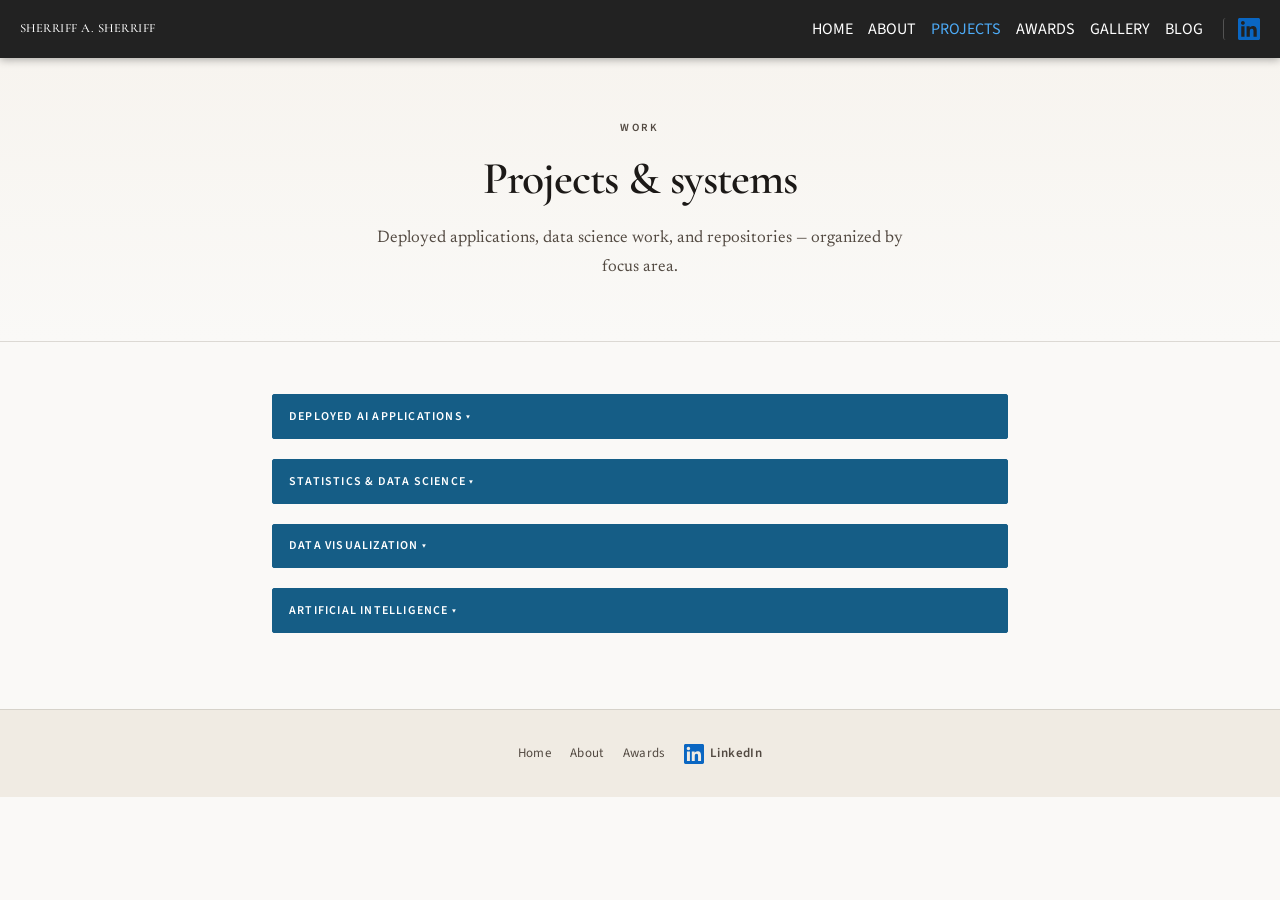
<file: projects.html>
<!DOCTYPE html>
<html lang="en">
<head>
  <meta charset="UTF-8">
  <meta name="viewport" content="width=device-width, initial-scale=1.0">
  <title>Projects — Sherriff A. Sherriff</title>
  <link rel="preconnect" href="https://fonts.gstatic.com" crossorigin>
  <link href="https://fonts.googleapis.com/css2?family=Cormorant+Garamond:wght@500;600;700&family=Newsreader:ital,wght@0,400;0,500;0,600;1,400&family=Source+Sans+3:ital,wght@0,400;0,500;0,600;0,700&display=swap" rel="stylesheet">
  <link rel="stylesheet" href="style.css">
  <link rel="stylesheet" href="magazine-pages.css">
</head>
<body class="magazine-page">

  <header class="navbar">
    <a href="index.html" class="logo">Sherriff A. Sherriff</a>
    <nav aria-label="Primary navigation">
      <a href="index.html">HOME</a>
      <a href="index.html#about">ABOUT</a>
      <a href="projects.html" class="active">PROJECTS</a>
      <a href="awards.html">AWARDS</a>
      <a href="gallery.html">GALLERY</a>
      <a href="blog.html">BLOG</a>
      <a class="nav-linkedin" href="https://www.linkedin.com/in/abdul-hamid-sherriff-08583354/" target="_blank" rel="noopener noreferrer" aria-label="Sherriff A. Sherriff on LinkedIn"><svg class="linkedin-icon" xmlns="http://www.w3.org/2000/svg" viewBox="0 0 24 24" width="22" height="22" aria-hidden="true"><path d="M20.447 20.452h-3.554v-5.569c0-1.328-.027-3.037-1.852-3.037-1.853 0-2.136 1.445-2.136 2.939v5.667H9.351V9h3.414v1.561h.046c.477-.9 1.637-1.85 3.37-1.85 3.601 0 4.267 2.37 4.267 5.455v6.286zM5.337 7.433c-1.144 0-2.063-.926-2.063-2.065 0-1.138.92-2.063 2.063-2.063 1.14 0 2.064.925 2.064 2.063 0 1.139-.925 2.065-2.064 2.065zm1.782 13.019H3.555V9h3.564v11.452zM22.225 0H1.771C.792 0 0 .774 0 1.729v20.542C0 23.227.792 24 1.771 24h20.451C23.2 24 24 23.227 24 22.271V1.729C24 .774 23.2 0 22.222 0h.003z"/></svg></a>
    </nav>
  </header>

  <header class="page-hero">
    <p class="kicker">Work</p>
    <h1>Projects &amp; systems</h1>
    <p class="lede">Deployed applications, data science work, and repositories — organized by focus area.</p>
  </header>

  <main class="page-main page-main--wide">

      <div class="dropdown-mag">
        <button type="button" onclick="toggleDropdown(this)">Deployed AI applications ▾</button>
        <div class="dropdown-body">
            <div class="project-line">
              <div class="project-title-row">
                <a href="https://f9sjmtvdza6kvtx5bp2ovi.streamlit.app/" target="_blank" rel="noopener noreferrer">Real-Time Crypto Tracker</a><span class="click-indicator" aria-hidden="true">&#x2197;</span>
              </div>
              <span class="desc">Live crypto quotes (batched API). Streamlit Cloud main file: <code>app.py</code> (imports <code>streamlit_app.py</code>).</span>
            </div>
            <div class="project-line">
              <div class="project-title-row">
                <a href="https://worldvaccinationcoverage-etl-ftvwbikifyyx78xyy2j3zv.streamlit.app/" target="_blank" rel="noopener noreferrer">World Vaccination Coverage ETL</a><span class="click-indicator" aria-hidden="true">&#x2197;</span>
              </div>
              <span class="desc">OWID → SQLite ETL, campaign-window t-tests, Plotly charts, CSV export. Entry: <code>app.py</code> (loads <code>streamlit_app.py</code>).</span>
            </div>
            <div class="project-line">
              <div class="project-title-row">
                <a href="https://salesforecastdashboardarima-and-prophet-mwn5nb3dt2nscfqfqywu4z.streamlit.app/" target="_blank" rel="noopener noreferrer">Sales Forecast Dashboard (ARIMA &amp; Prophet)</a><span class="click-indicator" aria-hidden="true">&#x2197;</span>
              </div>
              <span class="desc">Retail sales forecasting with ARIMA and Prophet. Entry: <code>app.py</code>.</span>
            </div>
            <div class="project-line">
              <div class="project-title-row">
                <a href="https://a-b-testing-project-new-website-design-3t8baeskgzvzenpa7swsdg.streamlit.app/" target="_blank" rel="noopener noreferrer">A/B Testing — Website Design</a><span class="click-indicator" aria-hidden="true">&#x2197;</span>
              </div>
              <span class="desc">Two-proportion z-test, lift, confidence level, CSV export, optional simulations. Entry: <code>app.py</code>.</span>
            </div>
            <div class="project-line">
              <div class="project-title-row">
                <a href="https://e-commerceappuctrecommendationsystem-uznuafzlaitibprjjpizjd.streamlit.app/" target="_blank" rel="noopener noreferrer">E-Commerce Product Recommendation System</a><span class="click-indicator" aria-hidden="true">&#x2197;</span>
              </div>
              <span class="desc">Collaborative filtering, TF‑IDF content similarity, tunable hybrid, similar-products and batch CSV. Entry: <code>app.py</code>.</span>
            </div>
            <div class="project-line">
              <div class="project-title-row">
                <a href="https://supplychainoptimization-nrsrhdwc4mkhuznvq68sy2.streamlit.app/" target="_blank" rel="noopener noreferrer">Supply Chain Optimization</a><span class="click-indicator" aria-hidden="true">&#x2197;</span>
              </div>
              <span class="desc">OR-Tools CVRP: capacity, routes, PyDeck map, CSV/JSON export. Entry: <code>app.py</code>.</span>
            </div>
            <div class="project-line">
              <div class="project-title-row">
                <a href="https://chpghrwawmvddoquvmniwm.streamlit.app/" target="_blank" rel="noopener noreferrer">AI Health Assistant</a><span class="click-indicator" aria-hidden="true">&#x2197;</span>
              </div>
              <span class="desc">Rule match, TF‑IDF on symptoms, optional OpenAI; informational only. Entry: <code>app.py</code>. Set <code>OPENAI_API_KEY</code> in Cloud secrets for LLM.</span>
            </div>
            <div class="project-line">
              <div class="project-title-row">
                <a href="https://p6ebwni5egxm26enox8gyp.streamlit.app/" target="_blank" rel="noopener noreferrer">Credit Card Fraud Detection</a><span class="click-indicator" aria-hidden="true">&#x2197;</span>
              </div>
              <span class="desc">24-feature logistic model; single and batch CSV scoring. Entry: <code>app.py</code>.</span>
            </div>
            <div class="project-line">
              <div class="project-title-row">
                <a href="https://genai-research-assistant-i54overemuxxvukixzqmjf.streamlit.app/" target="_blank" rel="noopener noreferrer">GenAI Research Assistant</a><span class="click-indicator" aria-hidden="true">&#x2197;</span>
              </div>
              <span class="desc">AI-powered assistant for summarizing papers and research workflows. Entry: <code>app.py</code>.</span>
            </div>
        </div>
      </div>

      <div class="dropdown-mag">
        <button type="button" onclick="toggleDropdown(this)">Statistics &amp; data science ▾</button>
        <div class="dropdown-body">
            <div class="project-line"><a href="https://github.com/S-ABDUL-AI/MIXED_DATA_SCIENCE_PROJECTS/blob/main/A%20PROJECT%205%20-%20BRAIN%20TUMOR%20DETECTION-CNN-VGG19%20-INCEPTIONV3%20-100%25.ipynb">Brain Tumor Detection (CNN — VGG19, InceptionV3)</a><span class="click-indicator" aria-hidden="true">&#x2197;</span><span class="desc">Deep learning model achieving 100% accuracy on brain tumor MRI classification.</span></div>
            <div class="project-line"><a href="https://github.com/S-ABDUL-AI/MIXED_DATA_SCIENCE_PROJECTS/blob/main/A%20PROJECT%204%20-%20EMAIL%20SPAM%20DETECTION-%20NAIVE%20BAYES%2C%20R-FOREST%2C%20LSTM%20-97%25.ipynb">Email Spam Detection</a><span class="click-indicator" aria-hidden="true">&#x2197;</span><span class="desc">Ensemble models (Naive Bayes, Random Forest, LSTM) with 97% accuracy.</span></div>
            <div class="project-line"><a href="https://github.com/S-ABDUL-AI/MIXED_DATA_SCIENCE_PROJECTS/blob/main/A%20PROJECT%203%20-%20COUNTRY%20CLUSTERING%20%20PCA-KMEANS.ipynb">Country Clustering (PCA + KMeans)</a><span class="click-indicator" aria-hidden="true">&#x2197;</span><span class="desc">Clustering countries by socio-economic indicators using PCA + KMeans.</span></div>
            <div class="project-line"><a href="https://github.com/S-ABDUL-AI/MIXED_DATA_SCIENCE_PROJECTS/blob/main/A%20PROJECT%201%20-%20AB%20TESTING%20-%20CH-SQUARE.ipynb">A/B Testing (Chi-Square)</a><span class="click-indicator" aria-hidden="true">&#x2197;</span><span class="desc">Statistical analysis for new website design effectiveness.</span></div>
            <div class="project-line"><a href="https://github.com/S-ABDUL-AI/MIXED_DATA_SCIENCE_PROJECTS/blob/main/A%20PROJECT%207%20-%20RAINFALL%20PREDICTION%20IN%20AUSTRALIA%20-%20LOG%20REG%2C%20KNN%2C%20R-FOREST%2C%20D-TREE.ipynb">Rainfall Prediction in Australia</a><span class="click-indicator" aria-hidden="true">&#x2197;</span><span class="desc">Logistic Regression, KNN, and Random Forest used to predict rainfall.</span></div>
            <div class="project-line"><a href="https://github.com/S-ABDUL-AI/MIXED_DATA_SCIENCE_PROJECTS/blob/main/A%20PROJECT%202%20-%20HOUSE%20PRICE%20PREDICTION-%20LINEAR%20REGRESSION%2099.6%25.ipynb">House Price Prediction</a><span class="click-indicator" aria-hidden="true">&#x2197;</span><span class="desc">Linear Regression model with 99.6% accuracy.</span></div>
            <div class="project-line"><a href="https://github.com/S-ABDUL-AI/MIXED_DATA_SCIENCE_PROJECTS/blob/main/A%20PROJECT%206%20-%20WALMART%20SALES%20ANALYSIS%20AND%20PREDICTION%20-%20ARIMA%20TIME%20SERIES.ipynb">Walmart Sales Analysis (ARIMA)</a><span class="click-indicator" aria-hidden="true">&#x2197;</span><span class="desc">Time series forecasting for retail sales.</span></div>
        </div>
      </div>

      <div class="dropdown-mag">
        <button type="button" onclick="toggleDropdown(this)">Data visualization ▾</button>
        <div class="dropdown-body">
            <div class="project-line"><a href="https://public.tableau.com/app/profile/sherriff.abdul.hamid/viz/WalmartSalesAnalysisandPrediction/Dashboard2">Walmart Sales Analysis</a><span class="click-indicator" aria-hidden="true">&#x2197;</span><span class="desc">Tableau dashboard visualizing retail sales performance.</span></div>
            <div class="project-line"><a href="https://public.tableau.com/app/profile/sherriff.abdul.hamid/viz/TWITTERSENTIMENTANALYSIS/Dashboard2">Twitter Sentiment Analysis</a><span class="click-indicator" aria-hidden="true">&#x2197;</span><span class="desc">Tableau dashboard analyzing tweet sentiments.</span></div>
            <div class="project-line"><a href="https://public.tableau.com/app/profile/sherriff.abdul.hamid/viz/K-MEANSCLUSTERING-FERTILITYRATEVRSGDPPERCAPITA/Dashboard1">Global Socio-Economic Clustering</a><span class="click-indicator" aria-hidden="true">&#x2197;</span><span class="desc">Tableau visualization categorizing countries into socio-economic groups.</span></div>
        </div>
      </div>

      <div class="dropdown-mag">
        <button type="button" onclick="toggleDropdown(this)">Artificial intelligence ▾</button>
        <div class="dropdown-body">
            <div class="project-line"><a href="https://github.com/S-ABDUL-AI/-REAL-TIME-CRYPTO-PRICE-TRACKER">Real-Time Crypto Price Tracker</a><span class="click-indicator" aria-hidden="true">&#x2197;</span><span class="desc">Live crypto market data with instant price updates.</span></div>
            <div class="project-line"><a href="https://github.com/S-ABDUL-AI/WORLD_VACCINATION_COVERAGE-ETL">World Vaccination Coverage ETL</a><span class="click-indicator" aria-hidden="true">&#x2197;</span><span class="desc">Data pipeline for cleaning and visualizing vaccination coverage.</span></div>
            <div class="project-line"><a href="https://github.com/S-ABDUL-AI/SALES_FORECAST_DASHBOARD_ARIMA-AND-PROPHET">Sales Forecast Dashboard</a><span class="click-indicator" aria-hidden="true">&#x2197;</span><span class="desc">Retail sales predictions using ARIMA &amp; Prophet models.</span></div>
            <div class="project-line"><a href="https://github.com/S-ABDUL-AI/A-B_TESTING_PROJECT_NEW-WEBSITE_DESIGN">A/B Testing — Website Design</a><span class="click-indicator" aria-hidden="true">&#x2197;</span><span class="desc">Compare design performance using statistical tests.</span></div>
            <div class="project-line"><a href="https://github.com/S-ABDUL-AI/E-COMMERCE_PRODUCT_RECOMMENDATION_SYSTEM">E-Commerce Product Recommendation System</a><span class="click-indicator" aria-hidden="true">&#x2197;</span><span class="desc">Personalized product recommendations using ML.</span></div>
            <div class="project-line"><a href="https://github.com/S-ABDUL-AI/SUPPLY_CHAIN_OPTIMIZATION">Supply Chain Optimization</a><span class="click-indicator" aria-hidden="true">&#x2197;</span><span class="desc">Reduce costs and optimize logistics with data-driven models.</span></div>
            <div class="project-line"><a href="https://github.com/S-ABDUL-AI/AI_HEALTH_ASSISTANT">AI Health Assistant</a><span class="click-indicator" aria-hidden="true">&#x2197;</span><span class="desc">Conversational assistant for health guidance.</span></div>
            <div class="project-line"><a href="https://github.com/S-ABDUL-AI/CREDIT_CARD_FRAUD_DETECTION">Credit Card Fraud Detection</a><span class="click-indicator" aria-hidden="true">&#x2197;</span><span class="desc">Machine learning solution to detect fraudulent transactions.</span></div>
            <div class="project-line"><a href="https://github.com/S-ABDUL-AI/GenAI-RESEARCH-ASSISTANT">GenAI Research Assistant</a><span class="click-indicator" aria-hidden="true">&#x2197;</span><span class="desc">AI assistant to summarize research papers efficiently.</span></div>
        </div>
      </div>

  </main>

  <footer class="page-footer">
    <a href="index.html">Home</a>
    <a href="index.html#about">About</a>
    <a href="awards.html">Awards</a>
    <a class="footer-linkedin" href="https://www.linkedin.com/in/abdul-hamid-sherriff-08583354/" target="_blank" rel="noopener noreferrer"><svg class="linkedin-icon" xmlns="http://www.w3.org/2000/svg" viewBox="0 0 24 24" width="20" height="20" aria-hidden="true"><path d="M20.447 20.452h-3.554v-5.569c0-1.328-.027-3.037-1.852-3.037-1.853 0-2.136 1.445-2.136 2.939v5.667H9.351V9h3.414v1.561h.046c.477-.9 1.637-1.85 3.37-1.85 3.601 0 4.267 2.37 4.267 5.455v6.286zM5.337 7.433c-1.144 0-2.063-.926-2.063-2.065 0-1.138.92-2.063 2.063-2.063 1.14 0 2.064.925 2.064 2.063 0 1.139-.925 2.065-2.064 2.065zm1.782 13.019H3.555V9h3.564v11.452zM22.225 0H1.771C.792 0 0 .774 0 1.729v20.542C0 23.227.792 24 1.771 24h20.451C23.2 24 24 23.227 24 22.271V1.729C24 .774 23.2 0 22.222 0h.003z"/></svg><span>LinkedIn</span></a>
  </footer>

  <script>
    function toggleDropdown(button) {
      var row = button.closest(".dropdown-mag");
      row.classList.toggle("active");
    }
    window.addEventListener("click", function (event) {
      if (!event.target.closest(".dropdown-mag")) {
        document.querySelectorAll(".dropdown-mag.active").forEach(function (el) {
          el.classList.remove("active");
        });
      }
    });
  </script>
</body>
</html>
</file>
<file: style.css>
/* ========== Site-wide navbar (all pages: link style.css) ========== */
@import url("https://fonts.googleapis.com/css2?family=Cormorant+Garamond:wght@500;600;700&family=Source+Sans+3:ital,wght@0,300;0,400;0,500;0,600;0,700&display=swap");

.navbar {
  display: flex;
  justify-content: space-between;
  align-items: center;
  padding: 15px 20px;
  background: #222;
  color: #fff;
  position: sticky;
  top: 0;
  z-index: 1000;
  box-shadow: 0 2px 8px rgba(0, 0, 0, 0.3);
}

.navbar .logo {
  font-family: "Cormorant Garamond", Georgia, serif;
  font-size: 0.78rem;
  font-weight: 500;
  letter-spacing: 0.04em;
  line-height: 1.1;
  text-transform: uppercase;
  text-decoration: none;
  color: inherit;
  cursor: pointer;
  transition: opacity 0.2s ease;
}

.navbar a.logo:hover,
.navbar a.logo:focus-visible {
  opacity: 0.88;
}

.navbar a.logo:focus-visible {
  outline: 2px solid #4dabf7;
  outline-offset: 4px;
}

.navbar nav {
  font-family: "Source Sans 3", system-ui, sans-serif;
  display: flex;
  gap: 15px;
  flex-wrap: wrap;
  justify-content: flex-end;
  align-items: center;
}

.navbar nav a {
  text-decoration: none;
  color: #fff;
  font-family: "Source Sans 3", system-ui, sans-serif;
  font-size: clamp(0.8rem, 2vw, 1rem);
  white-space: nowrap;
  transition: color 0.3s ease;
  border-radius: 3px;
}

.navbar nav a:hover,
.navbar nav a.active {
  color: #4dabf7;
}

.navbar nav a:focus-visible {
  outline: 2px solid #4dabf7;
  outline-offset: 4px;
}

@media (max-width: 640px) {
  .navbar {
    flex-direction: column;
    gap: 12px;
    text-align: center;
  }

  .navbar .logo {
    letter-spacing: 0.03em;
    font-size: 0.72rem;
  }

  .navbar nav {
    justify-content: center;
  }

  .navbar nav a {
    white-space: normal;
  }

  .navbar .nav-linkedin {
    margin-left: 0;
    padding-left: 0;
    border-left: none;
    margin-top: 0.25rem;
  }
}

/* LinkedIn (navbar icon + footer links) */
.linkedin-icon path {
  fill: #0a66c2;
}

.navbar .nav-linkedin {
  display: inline-flex;
  align-items: center;
  justify-content: center;
  margin-left: 0.35rem;
  padding-left: 0.85rem;
  border-left: 1px solid rgba(255, 255, 255, 0.22);
  line-height: 1;
  border-radius: 3px;
  transition: opacity 0.2s ease;
}

.navbar .nav-linkedin:hover,
.navbar .nav-linkedin:focus-visible {
  opacity: 0.92;
}

.navbar .nav-linkedin:focus-visible {
  outline: 2px solid #4dabf7;
  outline-offset: 4px;
}

.navbar .nav-linkedin .linkedin-icon {
  display: block;
  width: 22px;
  height: 22px;
}

.navbar .nav-linkedin:hover .linkedin-icon path,
.navbar .nav-linkedin:focus-visible .linkedin-icon path {
  fill: #70b5f9;
}

.footer-linkedin {
  display: inline-flex;
  align-items: center;
  gap: 0.4rem;
  text-decoration: none;
  font-family: "Source Sans 3", system-ui, sans-serif;
  font-weight: 600;
  font-size: 0.8125rem;
  letter-spacing: 0.03em;
  vertical-align: middle;
}

.footer-linkedin .linkedin-icon {
  display: block;
  width: 20px;
  height: 20px;
  flex-shrink: 0;
}

footer .footer-meta .footer-linkedin,
.page-footer .footer-linkedin {
  color: inherit;
}

footer .footer-meta .footer-linkedin:hover span,
footer .footer-meta .footer-linkedin:focus-visible span,
.page-footer .footer-linkedin:hover span,
.page-footer .footer-linkedin:focus-visible span {
  text-decoration: underline;
  text-underline-offset: 2px;
}

footer.dark-bg .footer-linkedin {
  color: rgba(255, 255, 255, 0.92);
}

footer.dark-bg .footer-linkedin:hover,
footer.dark-bg .footer-linkedin:focus-visible {
  color: #fff;
}

footer.dark-bg .footer-linkedin:hover .linkedin-icon path,
footer.dark-bg .footer-linkedin:focus-visible .linkedin-icon path {
  fill: #70b5f9;
}

.contact-linkedin-wrap {
  margin-top: 1rem;
}

footer .footer-meta {
  margin-top: 0.75rem;
}

footer .footer-meta a {
  margin: 0 0.5rem;
  color: #534a42;
  text-decoration: none;
}

footer:not(.dark-bg) .footer-meta a:hover {
  color: #155d86;
  text-decoration: underline;
  text-underline-offset: 2px;
}

/* Awards & Fellowships Section - -like */

/* Container for Awards Section */
.awards-section {
  max-width: 900px;
  margin: 0 auto;
  padding: 60px 20px;
}

.awards-section h2 {
  font-family: "Source Sans 3", system-ui, sans-serif;
  font-size: 2.5rem;
  color: #111;
  text-align: center;
  margin-bottom: 40px;
}

.awards-list {
  list-style: none;
  padding: 0;
  margin: 0;
}

.award-item {
  display: flex;
  align-items: center;
  margin-bottom: 30px;
  transition: transform 0.2s ease, background-color 0.2s ease;
  border-radius: 8px;
  overflow: hidden;
}

.award-item:hover {
  background-color: #f5f5f5;
  transform: translateY(-4px);
}

.award-item img {
  width: 100px;
  height: 100px;
  object-fit: cover;
  margin-right: 20px;
  border-radius: 8px;
  flex-shrink: 0;
}

.award-details {
  flex: 1;
}

.award-details h3 {
  font-family: "Source Sans 3", system-ui, sans-serif;
  font-size: 1.4rem;
  margin: 0;
  color: #155d86;
}

.award-details p {
  margin: 6px 0;
  color: #555;
  line-height: 1.5;
}

.award-details a {
  display: inline-block;
  margin-top: 8px;
  text-decoration: none;
  color: #155d86;
  font-weight: bold;
  transition: color 0.2s ease;
}

.award-details a:hover {
  color: #0d4a66;
}

.divider {
  width: 60%;
  height: 2px;
  background: #ddd;
  margin: 60px auto;
}
</file>
<file: magazine-pages.css>
/* Inner pages — editorial / magazine shell (load after style.css) */
:root {
  --mag-bg: #faf9f7;
  --mag-bg-subtle: #f0ebe3;
  --mag-ink: #1c1917;
  --mag-muted: #534a42;
  --mag-border: rgba(28, 25, 23, 0.12);
  --mag-accent: #155d86;
  --mag-accent-hover: #0d4a66;
}

body.magazine-page {
  margin: 0;
  background: var(--mag-bg);
  color: var(--mag-ink);
  font-family: "Newsreader", Georgia, "Times New Roman", serif;
  font-size: 1.0625rem;
  line-height: 1.75;
  -webkit-font-smoothing: antialiased;
}

.page-hero {
  text-align: center;
  padding: clamp(2.5rem, 6vw, 3.75rem) 1.35rem;
  background: linear-gradient(180deg, #f7f4ef 0%, var(--mag-bg) 100%);
  border-bottom: 1px solid var(--mag-border);
}

.page-hero .kicker {
  font-family: "Source Sans 3", system-ui, sans-serif;
  font-size: 0.6875rem;
  font-weight: 600;
  letter-spacing: 0.22em;
  text-transform: uppercase;
  color: var(--mag-muted);
  margin: 0 0 1rem;
}

.page-hero h1 {
  font-family: "Cormorant Garamond", Georgia, serif;
  font-weight: 600;
  font-size: clamp(2rem, 4.5vw, 2.85rem);
  margin: 0;
  letter-spacing: -0.02em;
  color: var(--mag-ink);
  line-height: 1.12;
}

.page-hero .lede {
  max-width: 34rem;
  margin: 1.25rem auto 0;
  color: var(--mag-muted);
  font-size: 1.05rem;
  line-height: 1.7;
}

.page-main {
  max-width: 38rem;
  margin: 0 auto;
  padding: clamp(2.25rem, 5vw, 3.25rem) 1.35rem 3.5rem;
}

.page-main--wide {
  max-width: 46rem;
}

.page-main--gallery {
  max-width: 1200px;
  padding-left: clamp(1rem, 4vw, 2rem);
  padding-right: clamp(1rem, 4vw, 2rem);
}

.divider-mag {
  width: 100%;
  max-width: 8rem;
  height: 1px;
  background: var(--mag-border);
  margin: 2.5rem auto;
  border: 0;
}

.page-footer {
  font-family: "Source Sans 3", system-ui, sans-serif;
  text-align: center;
  padding: 2rem 1rem;
  background: var(--mag-bg-subtle);
  color: var(--mag-muted);
  font-size: 0.8125rem;
  letter-spacing: 0.02em;
  border-top: 1px solid var(--mag-border);
}

.page-footer a {
  color: var(--mag-muted);
  text-decoration: none;
  margin: 0 0.5rem;
}

.page-footer a:hover {
  color: var(--mag-accent);
  text-decoration: underline;
  text-underline-offset: 2px;
}

.page-footer .footer-legal {
  margin: 0 0 0.85rem;
  font-size: 0.75rem;
  color: var(--mag-muted);
  letter-spacing: 0.04em;
}

/* —— Projects: accordions —— */
.dropdown-mag {
  margin-bottom: 1.25rem;
}

.dropdown-mag > button {
  font-family: "Source Sans 3", system-ui, sans-serif;
  width: 100%;
  padding: 0.8rem 1rem;
  font-size: 0.75rem;
  font-weight: 600;
  letter-spacing: 0.1em;
  text-transform: uppercase;
  cursor: pointer;
  background: var(--mag-accent);
  color: #fff;
  border: 1px solid var(--mag-accent);
  border-radius: 2px;
  text-align: left;
  transition: background 0.2s ease, border-color 0.2s ease;
}

.dropdown-mag > button:hover {
  background: var(--mag-accent-hover);
  border-color: var(--mag-accent-hover);
}

.dropdown-mag.active > button {
  background: var(--mag-accent-hover);
  border-color: var(--mag-accent-hover);
}

.dropdown-mag .dropdown-body {
  display: none;
  margin-top: 1rem;
  padding-left: 1rem;
  border-left: 2px solid var(--mag-border);
}

.dropdown-mag.active .dropdown-body {
  display: block;
}

.project-line {
  margin-bottom: 1.35rem;
  line-height: 1.65;
}

.project-line:last-child {
  margin-bottom: 0;
}

.project-line a {
  font-family: "Source Sans 3", system-ui, sans-serif;
  font-weight: 600;
  font-size: 0.95rem;
  color: var(--mag-accent);
  text-decoration: none;
}

.project-line a:hover {
  text-decoration: underline;
  text-underline-offset: 3px;
}

.project-title-row {
  display: flex;
  flex-wrap: wrap;
  align-items: baseline;
  gap: 0.35rem 0.5rem;
}

.project-meta-sep {
  color: var(--mag-muted);
  font-weight: 400;
  user-select: none;
}

.project-line a.repo-link {
  font-weight: 500;
  font-size: 0.88rem;
  color: var(--mag-muted);
}

.project-line a.repo-link:hover {
  color: var(--mag-accent);
}

.project-line .desc code {
  font-family: ui-monospace, "Cascadia Code", monospace;
  font-size: 0.9em;
  background: var(--mag-bg-subtle);
  padding: 0.12em 0.4em;
  border-radius: 4px;
}

.project-line .desc {
  display: block;
  margin-top: 0.35rem;
  font-family: "Newsreader", Georgia, serif;
  font-size: 0.98rem;
  color: var(--mag-muted);
}

/* Small visual cue that the project title is a link */
.click-indicator {
  display: inline-block;
  margin-left: 0.35rem;
  color: var(--mag-muted);
  font-weight: 600;
  font-size: 0.9em;
  transform: translateY(-1px);
}

/* —— Sample Work categories —— */
.sample-category-grid {
  display: grid;
  grid-template-columns: repeat(4, minmax(0, 1fr));
  grid-template-areas: "data-storytelling business-automation business-strategy policy";
  gap: 1.1rem;
}

.sample-category-grid .sample-category {
  min-width: 0;
}

.sample-category--business-strategy {
  grid-area: business-strategy;
}

.sample-category--business-automation {
  grid-area: business-automation;
}

.sample-category--policy {
  grid-area: policy;
}

.sample-category--data-storytelling {
  grid-area: data-storytelling;
}

@media (max-width: 1100px) {
  .sample-category-grid {
    grid-template-columns: repeat(2, minmax(0, 1fr));
    grid-template-areas:
      "data-storytelling business-automation"
      "business-strategy policy";
  }
}

@media (max-width: 650px) {
  .sample-category-grid {
    grid-template-columns: 1fr;
    grid-template-areas:
      "data-storytelling"
      "business-automation"
      "business-strategy"
      "policy";
  }
}

/* Make each category title look like a client-ready “box” header */
.sample-category > h3 {
  background: var(--mag-accent);
  color: #ffffff;
  padding: 1rem 0.75rem;
  border-radius: 2px;
  text-align: center;
  margin: 0;
}
/* —— Awards list —— */
.award-list,
.fellowship-list {
  list-style: none;
  padding: 0;
  margin: 0;
}

.awards-mag .block-title {
  font-family: "Cormorant Garamond", Georgia, serif;
  font-weight: 600;
  font-size: clamp(1.65rem, 3vw, 2rem);
  text-align: center;
  margin: 0 0 2rem;
  color: var(--mag-ink);
  letter-spacing: -0.02em;
}

.award-row {
  display: flex;
  flex-direction: column;
  gap: 1.25rem;
  padding: 2rem 0;
  border-bottom: 1px solid var(--mag-border);
}

@media (min-width: 700px) {
  .award-row {
    flex-direction: row;
    align-items: flex-start;
    gap: 1.75rem;
  }
}

.award-row:last-child {
  border-bottom: none;
}

.award-row img {
  width: 140px;
  height: 140px;
  object-fit: contain;
  flex-shrink: 0;
  border-radius: 2px;
  transition: opacity 0.2s ease;
}

.award-row img:hover {
  opacity: 0.88;
}

.award-row h3 {
  font-family: "Cormorant Garamond", Georgia, serif;
  font-weight: 600;
  font-size: 1.35rem;
  margin: 0 0 0.5rem;
  color: var(--mag-ink);
}

.award-row p {
  margin: 0 0 0.75rem;
  color: var(--mag-muted);
  font-size: 1.02rem;
  line-height: 1.7;
}

.award-row a {
  font-family: "Source Sans 3", system-ui, sans-serif;
  font-size: 0.8125rem;
  font-weight: 600;
  letter-spacing: 0.06em;
  text-transform: uppercase;
  color: var(--mag-accent);
  text-decoration: none;
}

.award-row a:hover {
  color: var(--mag-accent-hover);
  text-decoration: underline;
  text-underline-offset: 3px;
}

/* —— Blog posts —— */
.blog-index {
  border-top: 1px solid var(--mag-border);
  margin-top: 2rem;
  padding-top: 0.5rem;
}

.article-card {
  padding: 2rem 0;
  border-bottom: 1px solid var(--mag-border);
}

.article-card:last-child {
  border-bottom: none;
}

.article-card h2 {
  font-family: "Cormorant Garamond", Georgia, serif;
  font-weight: 600;
  font-size: 1.5rem;
  margin: 0 0 0.75rem;
  color: var(--mag-ink);
  letter-spacing: -0.02em;
}

.article-card p {
  margin: 0 0 1rem;
  color: var(--mag-muted);
  font-size: 1.05rem;
  line-height: 1.75;
}

.article-card .read {
  font-family: "Source Sans 3", system-ui, sans-serif;
  font-size: 0.8125rem;
  font-weight: 600;
  letter-spacing: 0.08em;
  text-transform: uppercase;
  color: var(--mag-accent);
  text-decoration: none;
}

.article-card .read:hover {
  text-decoration: underline;
  text-underline-offset: 3px;
}

/* —— Gallery grid —— */
.gallery-mag {
  display: grid;
  grid-template-columns: repeat(auto-fill, minmax(220px, 1fr));
  gap: 0.5rem;
  background: var(--mag-ink);
  padding: 0.5rem;
  margin: 0 auto 3rem;
}

.gallery-mag img {
  width: 100%;
  height: 220px;
  object-fit: cover;
  display: block;
  border-radius: 2px;
  transition: opacity 0.25s ease, transform 0.25s ease;
}

.gallery-mag img:hover {
  opacity: 0.92;
  transform: scale(1.02);
}

@media (max-width: 520px) {
  .gallery-mag img {
    height: 200px;
  }
}
</file>
